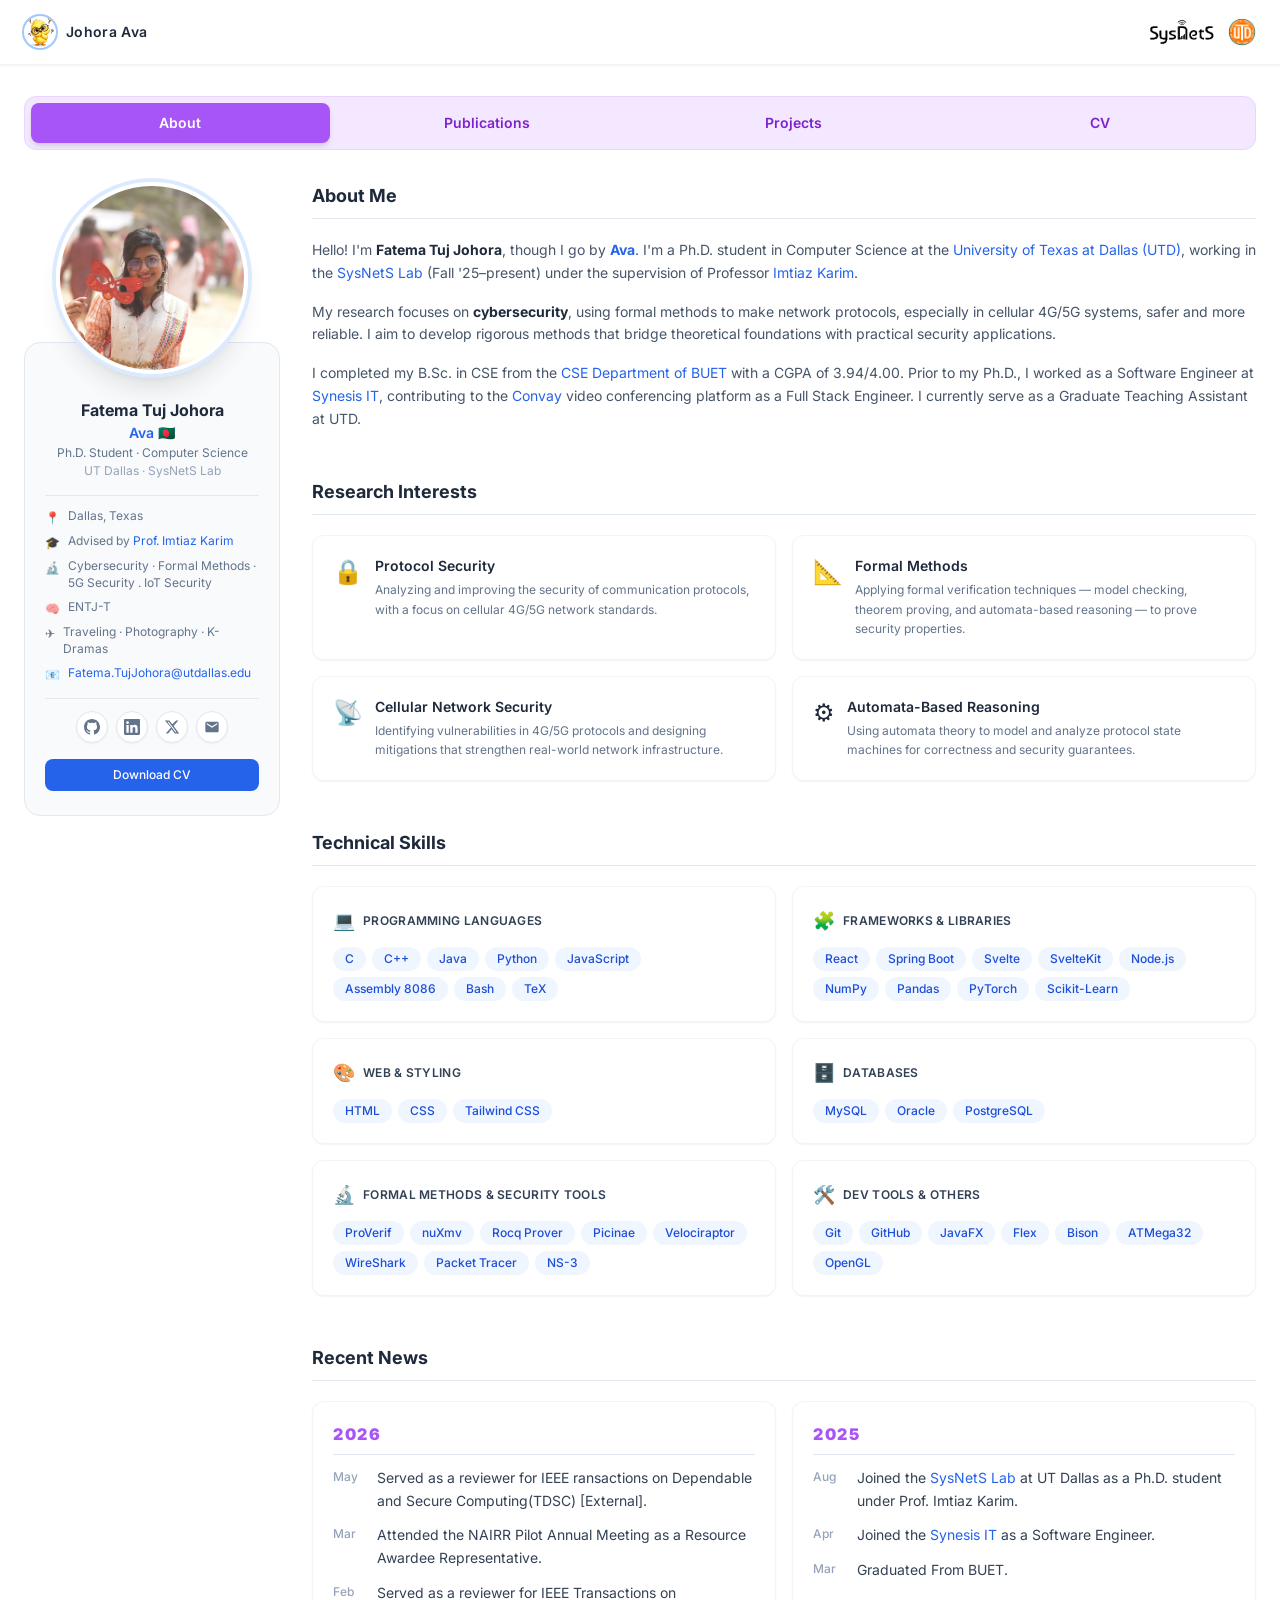
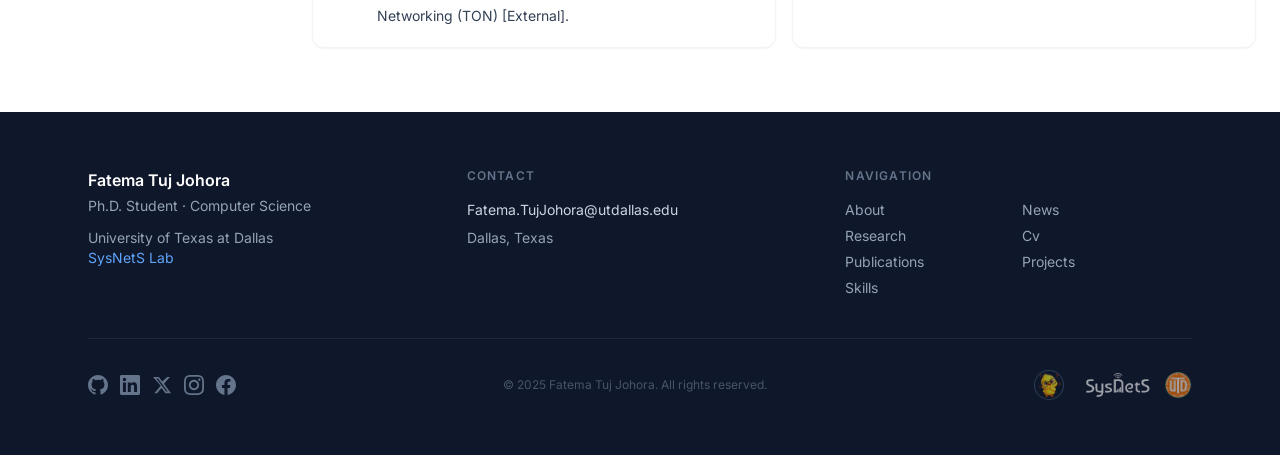
<file: index.html>
<!DOCTYPE html>
<html lang="en">
  <head>
    <meta charset="UTF-8" />
    <link rel="icon" type="image/jpeg" href="/img/JA_logo.jpg" />
    <meta name="viewport" content="width=device-width, initial-scale=1.0" />
    <meta name="description" content="Fatema Tuj Johora (Ava) — Ph.D. Student in Computer Science at UT Dallas, researching cybersecurity and formal methods for 4G/5G protocol security." />
    <meta name="keywords" content="Fatema Tuj Johora, Ava, PhD, Computer Science, UTD, Cybersecurity, Formal Methods, 5G Security" />
    <title>Fatema Tuj Johora | PhD Student, UTD</title>
    <meta property="og:type" content="website" />
    <meta property="og:title" content="Fatema Tuj Johora | PhD Student, UTD" />
    <meta property="og:description" content="Fatema Tuj Johora (Ava) — Ph.D. Student in Computer Science at UT Dallas, researching cybersecurity and formal methods for 4G/5G protocol security." />
    <meta property="og:image" content="/img/welcome3.jpg" />
    <meta name="twitter:card" content="summary_large_image" />
    <meta name="twitter:image" content="/img/welcome3.jpg" />
    <link rel="preconnect" href="https://fonts.googleapis.com" />
    <link rel="preconnect" href="https://fonts.gstatic.com" crossorigin />
    <link href="https://fonts.googleapis.com/css2?family=Inter:wght@300;400;500;600;700;800&display=swap" rel="stylesheet" />
    <script type="module" crossorigin src="/assets/index-BdrAuU-n.js"></script>
    <link rel="stylesheet" crossorigin href="/assets/index-DYVtIeiz.css">
  </head>
  <body>
    <div id="root"></div>
  </body>
</html>
</file>
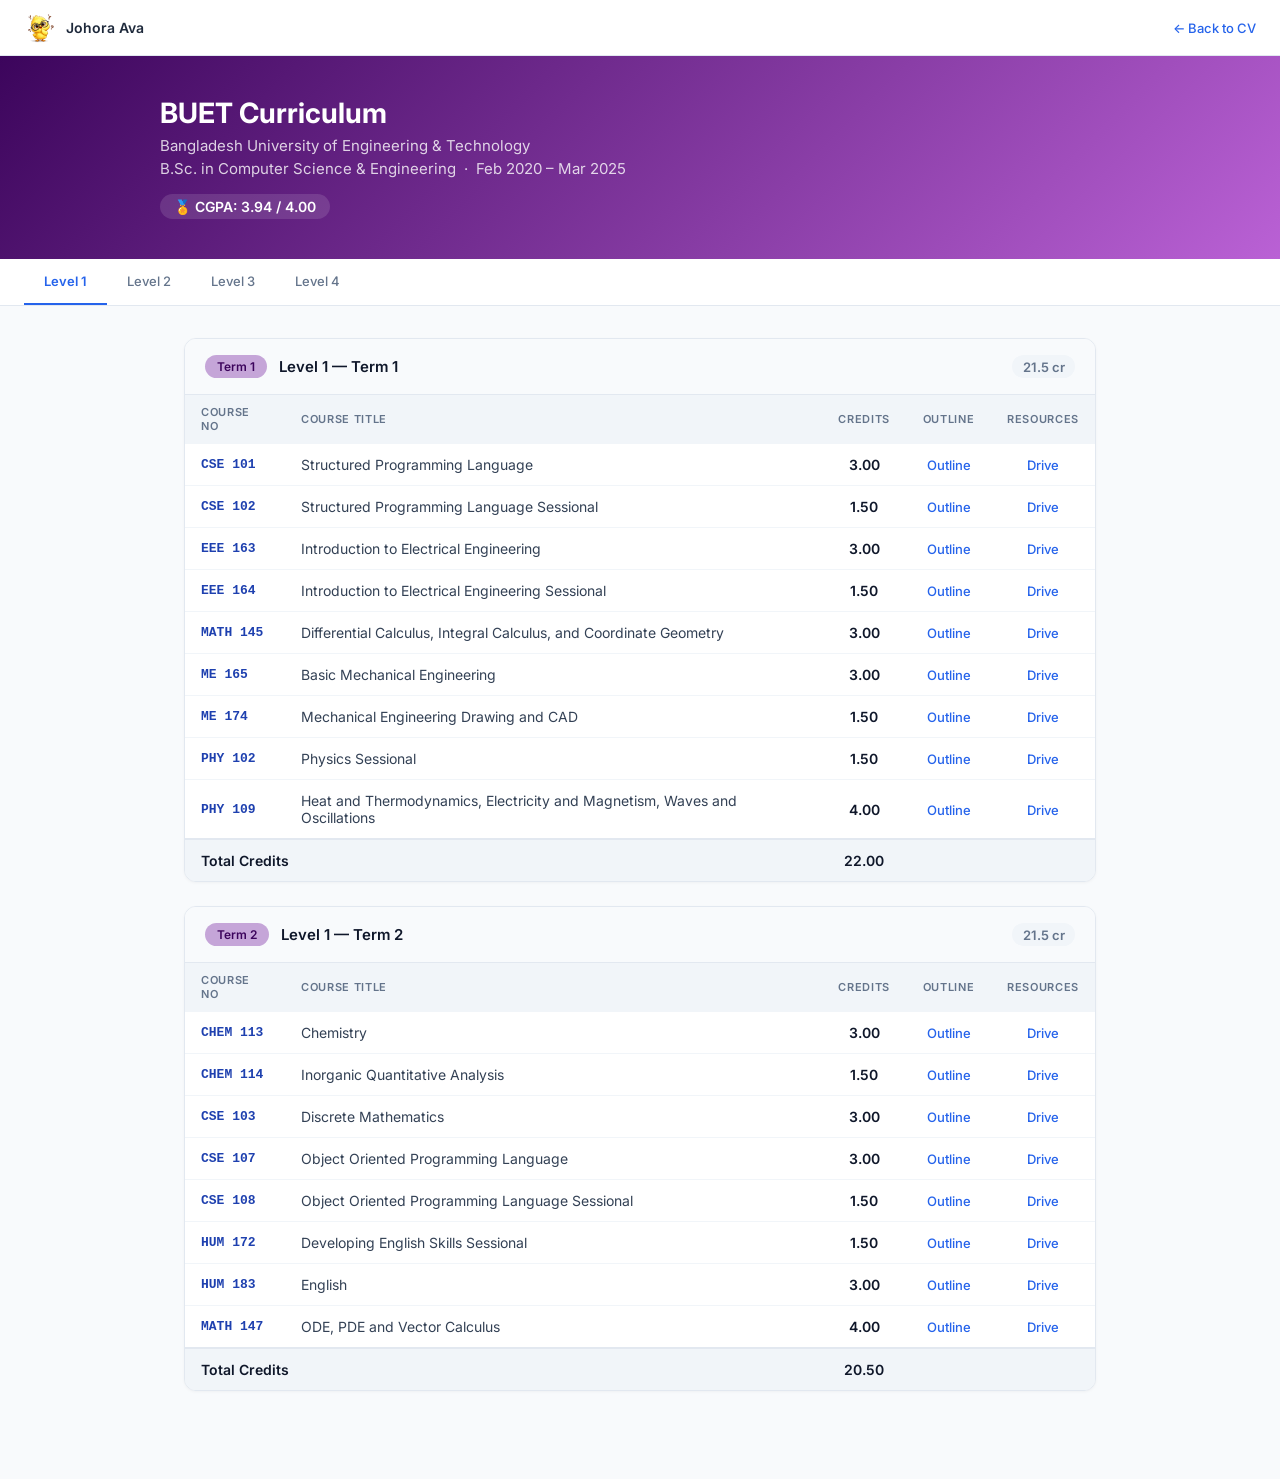
<file: BUET-Curriculum.html>
<!DOCTYPE html>
<html lang="en">
<head>
  <meta charset="UTF-8" />
  <meta name="viewport" content="width=device-width, initial-scale=1.0" />
  <title>BUET Curriculum — Fatema Tuj Johora</title>
  <link rel="icon" href="/img/chick-logo.png" />
  <link rel="preconnect" href="https://fonts.googleapis.com" />
  <link href="https://fonts.googleapis.com/css2?family=Inter:wght@300;400;500;600;700&display=swap" rel="stylesheet" />
  <style>
    *, *::before, *::after { box-sizing: border-box; margin: 0; padding: 0; }
    body { font-family: 'Inter', system-ui, sans-serif; background: #f8fafc; color: #1e293b; min-height: 100vh; }

    .topbar {
      background: #fff; border-bottom: 1px solid #e2e8f0;
      padding: 0 1.5rem; height: 56px;
      display: flex; align-items: center; justify-content: space-between;
      position: sticky; top: 0; z-index: 10;
    }
    .topbar-brand { display: flex; align-items: center; gap: 0.625rem; text-decoration: none; }
    .topbar-brand img { width: 32px; height: 32px; border-radius: 50%; object-fit: cover; }
    .topbar-brand span { font-weight: 600; font-size: 0.875rem; color: #1e293b; }
    .back-link { display: inline-flex; align-items: center; gap: 0.375rem; font-size: 0.8125rem; font-weight: 500; color: #2563eb; text-decoration: none; }
    .back-link:hover { text-decoration: underline; }

    .page-header { background: linear-gradient(135deg, #0f172a 0%, #3c055c 0%, #ba61d5 100%); color: #fff; padding: 2.5rem 1.5rem; }
    .page-header-inner { max-width: 960px; margin: 0 auto; }
    .page-header h1 { font-size: 1.75rem; font-weight: 700; margin-bottom: 0.375rem; }
    .page-header p { font-size: 0.9375rem; opacity: 0.8; margin-bottom: 0.25rem; }
    .page-header .cgpa { display: inline-flex; align-items: center; gap: 0.5rem; margin-top: 0.75rem; background: rgba(255,255,255,0.12); border-radius: 999px; padding: 0.25rem 0.875rem; font-size: 0.875rem; font-weight: 600; }

    /* Level tabs */
    .level-nav { background: #fff; border-bottom: 1px solid #e2e8f0; padding: 0 1.5rem; overflow-x: auto; display: flex; gap: 0; }
    .level-tab { padding: 0.875rem 1.25rem; font-size: 0.8125rem; font-weight: 500; color: #64748b; cursor: pointer; border-bottom: 2px solid transparent; white-space: nowrap; background: none; border-left: none; border-right: none; border-top: none; font-family: inherit; transition: color 0.15s, border-color 0.15s; }
    .level-tab:hover { color: #2563eb; }
    .level-tab.active { color: #2563eb; border-bottom-color: #2563eb; font-weight: 600; }

    .content { max-width: 960px; margin: 0 auto; padding: 2rem 1.5rem 4rem; }

    /* Level panels */
    .level-panel { display: none; }
    .level-panel.active { display: block; }

    /* Term card */
    .term {
      background: #fff; border-radius: 12px; border: 1px solid #e2e8f0;
      overflow: hidden; margin-bottom: 1.5rem;
      box-shadow: 0 1px 3px rgba(0,0,0,.04);
    }
    .term-header {
      padding: 1rem 1.25rem; border-bottom: 1px solid #e2e8f0;
      display: flex; align-items: center; justify-content: space-between;
      background: #f8fafc;
    }
    .term-header-left { display: flex; align-items: center; gap: 0.75rem; }
    .term-badge { font-size: 0.75rem; font-weight: 600; padding: 0.25rem 0.75rem; border-radius: 999px; }
    .badge-l1 { background: #c5a5d8; color: #3c045c; }
    .badge-l2 { background: #d4bae2; color: #3c045c; }
    .badge-l3 { background: #e1cfec; color: #3c045c; }
    .badge-l4 { background: #e6d7f0; color: #3c045c; }
    .term-header h2 { font-size: 0.9375rem; font-weight: 600; color: #0f172a; }
    .term-credits { font-size: 0.8125rem; font-weight: 600; color: #64748b; background: #f1f5f9; border-radius: 999px; padding: 0.2rem 0.65rem; }

    table { width: 100%; border-collapse: collapse; }
    thead th { background: #f1f5f9; font-size: 0.6875rem; font-weight: 600; text-transform: uppercase; letter-spacing: 0.06em; color: #64748b; padding: 0.625rem 1rem; text-align: left; }
    thead th.center { text-align: center; }
    tbody tr { border-top: 1px solid #f1f5f9; transition: background 0.15s; }
    tbody tr:hover { background: #f8fafc; }
    tbody td { padding: 0.75rem 1rem; font-size: 0.875rem; color: #334155; vertical-align: middle; }
    .course-code { font-family: 'Courier New', monospace; font-size: 0.8125rem; font-weight: 600; color: #1e40af; white-space: nowrap; }
    .course-link { color: #1e293b; text-decoration: none; font-weight: 500; }
    .course-link:hover { color: #2563eb; text-decoration: underline; }
    .center { text-align: center; }
    .credit { text-align: center; font-weight: 600; color: #0f172a; }
    .resource-link { display: inline-flex; align-items: center; gap: 0.25rem; font-size: 0.8125rem; color: #2563eb; text-decoration: none; font-weight: 500; }
    .resource-link:hover { text-decoration: underline; }
    .total-row td { padding: 0.75rem 1rem; font-size: 0.875rem; background: #f1f5f9; font-weight: 600; color: #0f172a; border-top: 2px solid #e2e8f0; }
    .total-row td.center { text-align: center; }

    @media (max-width: 640px) {
      .col-outline, .col-resource { display: none; }
    }
  </style>
</head>
<body>

  <header class="topbar">
    <a href="/" class="topbar-brand">
      <img src="/img/chick-logo.png" alt="JA" />
      <span>Johora Ava</span>
    </a>
    <a href="/#cv" class="back-link">← Back to CV</a>
  </header>

  <div class="page-header">
    <div class="page-header-inner">
      <h1>BUET Curriculum</h1>
      <p>Bangladesh University of Engineering &amp; Technology</p>
      <p>B.Sc. in Computer Science &amp; Engineering &nbsp;·&nbsp; Feb 2020 – Mar 2025</p>
      <div class="cgpa">🏅 CGPA: 3.94 / 4.00</div>
    </div>
  </div>

  <!-- Level navigation tabs -->
  <nav class="level-nav">
    <button class="level-tab active" onclick="showLevel('l1', this)">Level 1</button>
    <button class="level-tab" onclick="showLevel('l2', this)">Level 2</button>
    <button class="level-tab" onclick="showLevel('l3', this)">Level 3</button>
    <button class="level-tab" onclick="showLevel('l4', this)">Level 4</button>
  </nav>

  <main class="content">

    <!-- ════════════ LEVEL 1 ════════════ -->
    <div id="l1" class="level-panel active">

      <!-- 1-1 -->
      <div class="term">
        <div class="term-header">
          <div class="term-header-left">
            <span class="term-badge badge-l1">Term 1</span>
            <h2>Level 1 — Term 1</h2>
          </div>
          <span class="term-credits">21.5 cr</span>
        </div>
        <table>
          <thead><tr><th style="width:100px">Course No</th><th>Course Title</th><th class="center" style="width:75px">Credits</th><th class="center col-outline" style="width:85px">Outline</th><th class="center col-resource" style="width:85px">Resources</th></tr></thead>
          <tbody>
            <tr><td class="course-code">CSE 101</td><td>Structured Programming Language</td><td class="credit">3.00</td><td class="center col-outline"><a class="resource-link" href="https://cse.buet.ac.bd/web/studies/course_detail/CSE101" target="_blank" rel="noreferrer">Outline</a></td><td class="center col-resource"><a class="resource-link" href="https://drive.google.com/drive/folders/1a6MscBuO0PS2zKlpvGDqyN98_7QmhXOb?usp=drive_link" target="_blank" rel="noreferrer">Drive</a></td></tr>
            <tr><td class="course-code">CSE 102</td><td>Structured Programming Language Sessional</td><td class="credit">1.50</td><td class="center col-outline"><a class="resource-link" href="https://cse.buet.ac.bd/web/studies/course_detail/CSE102" target="_blank" rel="noreferrer">Outline</a></td><td class="center col-resource"><a class="resource-link" href="https://drive.google.com/drive/folders/15Q222wm_8E2a49Y384JmM2Akqm4ZM457?usp=drive_link" target="_blank" rel="noreferrer">Drive</a></td></tr>
            <tr><td class="course-code">EEE 163</td><td>Introduction to Electrical Engineering</td><td class="credit">3.00</td><td class="center col-outline"><a class="resource-link" href="https://cse.buet.ac.bd/web/studies/course_detail/EEE163" target="_blank" rel="noreferrer">Outline</a></td><td class="center col-resource"><a class="resource-link" href="https://drive.google.com/drive/folders/1G8rU9VUM3XzWRoGTUtGjUnsmBqjsmAT1?usp=drive_link" target="_blank" rel="noreferrer">Drive</a></td></tr>
            <tr><td class="course-code">EEE 164</td><td>Introduction to Electrical Engineering Sessional</td><td class="credit">1.50</td><td class="center col-outline"><a class="resource-link" href="https://cse.buet.ac.bd/web/studies/course_detail/EEE164" target="_blank" rel="noreferrer">Outline</a></td><td class="center col-resource"><a class="resource-link" href="https://drive.google.com/drive/folders/1-HoKdUo3tRpGYknNnoRtTHd08tKbDv-z?usp=drive_link" target="_blank" rel="noreferrer">Drive</a></td></tr>
            <tr><td class="course-code">MATH 145</td><td>Differential Calculus, Integral Calculus, and Coordinate Geometry</td><td class="credit">3.00</td><td class="center col-outline"><a class="resource-link" href="https://cse.buet.ac.bd/web/studies/course_detail/MATH145" target="_blank" rel="noreferrer">Outline</a></td><td class="center col-resource"><a class="resource-link" href="https://drive.google.com/drive/folders/13PMow5yx5N7dW6k6M-XWikHmvzhVn1gZ?usp=drive_link" target="_blank" rel="noreferrer">Drive</a></td></tr>
            <tr><td class="course-code">ME 165</td><td>Basic Mechanical Engineering</td><td class="credit">3.00</td><td class="center col-outline"><a class="resource-link" href="https://cse.buet.ac.bd/web/studies/course_detail/ME165" target="_blank" rel="noreferrer">Outline</a></td><td class="center col-resource"><a class="resource-link" href="https://drive.google.com/drive/folders/103V_tHK5nghKIexJb65BZd1PBMpaBE2I?usp=drive_link" target="_blank" rel="noreferrer">Drive</a></td></tr>
            <tr><td class="course-code">ME 174</td><td>Mechanical Engineering Drawing and CAD</td><td class="credit">1.50</td><td class="center col-outline"><a class="resource-link" href="https://cse.buet.ac.bd/web/studies/course_detail/MATH174" target="_blank" rel="noreferrer">Outline</a></td><td class="center col-resource"><a class="resource-link" href="https://drive.google.com/drive/folders/1PZbBYk45kQlSj7EH-BDlAu50lF8k_suZ?usp=drive_link" target="_blank" rel="noreferrer">Drive</a></td></tr>
            <tr><td class="course-code">PHY 102</td><td>Physics Sessional</td><td class="credit">1.50</td><td class="center col-outline"><a class="resource-link" href="https://cse.buet.ac.bd/web/studies/course_detail/PHY102" target="_blank" rel="noreferrer">Outline</a></td><td class="center col-resource"><a class="resource-link" href="https://drive.google.com/drive/folders/13BrSzMSfuHT-LfzjUX60VkbFS8obLi70?usp=drive_link" target="_blank" rel="noreferrer">Drive</a></td></tr>
            <tr><td class="course-code">PHY 109</td><td>Heat and Thermodynamics, Electricity and Magnetism, Waves and Oscillations</td><td class="credit">4.00</td><td class="center col-outline"><a class="resource-link" href="https://cse.buet.ac.bd/web/studies/course_detail/PHY109" target="_blank" rel="noreferrer">Outline</a></td><td class="center col-resource"><a class="resource-link" href="https://drive.google.com/drive/folders/1W41RYe_nNAE_WhxbVkZwQY-yCn9IT9c9?usp=drive_link" target="_blank" rel="noreferrer">Drive</a></td></tr>
            <tr class="total-row"><td colspan="2">Total Credits</td><td class="center">22.00</td><td class="col-outline"></td><td class="col-resource"></td></tr>
          </tbody>
        </table>
      </div>

      <!-- 1-2 -->
      <div class="term">
        <div class="term-header">
          <div class="term-header-left">
            <span class="term-badge badge-l1">Term 2</span>
            <h2>Level 1 — Term 2</h2>
          </div>
          <span class="term-credits">21.5 cr</span>
        </div>
        <table>
          <thead><tr><th style="width:100px">Course No</th><th>Course Title</th><th class="center" style="width:75px">Credits</th><th class="center col-outline" style="width:85px">Outline</th><th class="center col-resource" style="width:85px">Resources</th></tr></thead>
          <tbody>
            <tr><td class="course-code">CHEM 113</td><td>Chemistry</td><td class="credit">3.00</td><td class="center col-outline"><a class="resource-link" href="https://cse.buet.ac.bd/web/studies/course_detail/CHEM113" target="_blank" rel="noreferrer">Outline</a></td><td class="center col-resource"><a class="resource-link" href="https://drive.google.com/drive/folders/1DzYM8Z63Lywg-stRmDfNMpLESAg-MZ1d?usp=drive_link" target="_blank" rel="noreferrer">Drive</a></td></tr>
            <tr><td class="course-code">CHEM 114</td><td>Inorganic Quantitative Analysis</td><td class="credit">1.50</td><td class="center col-outline"><a class="resource-link" href="https://cse.buet.ac.bd/web/studies/course_detail/CHEM114" target="_blank" rel="noreferrer">Outline</a></td><td class="center col-resource"><a class="resource-link" href="https://drive.google.com/drive/folders/18zoxJbCktoIh5mnRYjyPPz43ag8C7nr7?usp=drive_link" target="_blank" rel="noreferrer">Drive</a></td></tr>
            <tr><td class="course-code">CSE 103</td><td>Discrete Mathematics</td><td class="credit">3.00</td><td class="center col-outline"><a class="resource-link" href="https://cse.buet.ac.bd/web/studies/course_detail/CSE103" target="_blank" rel="noreferrer">Outline</a></td><td class="center col-resource"><a class="resource-link" href="https://drive.google.com/drive/folders/13UGj3Jt0jh_IYLnSV5qFY-M3WP0WrvkC?usp=drive_link" target="_blank" rel="noreferrer">Drive</a></td></tr>
            <tr><td class="course-code">CSE 107</td><td>Object Oriented Programming Language</td><td class="credit">3.00</td><td class="center col-outline"><a class="resource-link" href="https://cse.buet.ac.bd/web/studies/course_detail/CSE107" target="_blank" rel="noreferrer">Outline</a></td><td class="center col-resource"><a class="resource-link" href="https://drive.google.com/drive/folders/1n-HRFyjPQaTsGh40CvOfio9Ev_5lOPON?usp=drive_link" target="_blank" rel="noreferrer">Drive</a></td></tr>
            <tr><td class="course-code">CSE 108</td><td>Object Oriented Programming Language Sessional</td><td class="credit">1.50</td><td class="center col-outline"><a class="resource-link" href="https://cse.buet.ac.bd/web/studies/course_detail/CSE108" target="_blank" rel="noreferrer">Outline</a></td><td class="center col-resource"><a class="resource-link" href="https://drive.google.com/drive/folders/1JQOWEmMa_1TU5WP5HJJfQeCiCRcwjsym?usp=drive_link" target="_blank" rel="noreferrer">Drive</a></td></tr>
            <tr><td class="course-code">HUM 172</td><td>Developing English Skills Sessional</td><td class="credit">1.50</td><td class="center col-outline"><a class="resource-link" href="https://cse.buet.ac.bd/web/studies/course_detail/HUM172" target="_blank" rel="noreferrer">Outline</a></td><td class="center col-resource"><a class="resource-link" href="https://drive.google.com/drive/folders/1s3jQU8m-oj6ii7u6H5G2KATEXdPH3lfA?usp=drive_link" target="_blank" rel="noreferrer">Drive</a></td></tr>
            <tr><td class="course-code">HUM 183</td><td>English</td><td class="credit">3.00</td><td class="center col-outline"><a class="resource-link" href="https://cse.buet.ac.bd/web/studies/course_detail/HUM183" target="_blank" rel="noreferrer">Outline</a></td><td class="center col-resource"><a class="resource-link" href="https://drive.google.com/drive/folders/1p0jj0aWKDG-TNSNoZzSsUYX0CwyW4Jy-?usp=drive_link" target="_blank" rel="noreferrer">Drive</a></td></tr>
            <tr><td class="course-code">MATH 147</td><td>ODE, PDE and Vector Calculus</td><td class="credit">4.00</td><td class="center col-outline"><a class="resource-link" href="https://cse.buet.ac.bd/web/studies/course_detail/MATH147" target="_blank" rel="noreferrer">Outline</a></td><td class="center col-resource"><a class="resource-link" href="https://drive.google.com/drive/folders/1oeNfnW9FE1o4u9JRCWsSfMJyiBq8AfR8?usp=drive_link" target="_blank" rel="noreferrer">Drive</a></td></tr>
            <tr class="total-row"><td colspan="2">Total Credits</td><td class="center">20.50</td><td class="col-outline"></td><td class="col-resource"></td></tr>
          </tbody>
        </table>
      </div>

    </div><!-- /l1 -->

    <!-- ════════════ LEVEL 2 ════════════ -->
    <div id="l2" class="level-panel">

      <!-- 2-1 -->
      <div class="term">
        <div class="term-header">
          <div class="term-header-left">
            <span class="term-badge badge-l2">Term 1</span>
            <h2>Level 2 — Term 1</h2>
          </div>
          <span class="term-credits">19.5 cr</span>
        </div>
        <table>
          <thead><tr><th style="width:100px">Course No</th><th>Course Title</th><th class="center" style="width:75px">Credits</th><th class="center col-outline" style="width:85px">Outline</th><th class="center col-resource" style="width:85px">Resources</th></tr></thead>
          <tbody>
            <tr><td class="course-code">CSE 203</td><td>Data Structures and Algorithms I</td><td class="credit">3.00</td><td class="center col-outline"><a class="resource-link" href="https://cse.buet.ac.bd/web/studies/course_detail/CSE203" target="_blank" rel="noreferrer">Outline</a></td><td class="center col-resource"><a class="resource-link" href="https://drive.google.com/drive/folders/1Nm5BAFjpcTbS3svTrUMkHamtaN3zGx4J?usp=drive_link" target="_blank" rel="noreferrer">Drive</a></td></tr>
            <tr><td class="course-code">CSE 204</td><td>Data Structures and Algorithms I Sessional</td><td class="credit">1.50</td><td class="center col-outline"><a class="resource-link" href="https://cse.buet.ac.bd/web/studies/course_detail/CSE204" target="_blank" rel="noreferrer">Outline</a></td><td class="center col-resource"><a class="resource-link" href="https://drive.google.com/drive/folders/1QahsmyjJSXm7s1SzEO7JrypYavVeVPiW?usp=drive_link" target="_blank" rel="noreferrer">Drive</a></td></tr>
            <tr><td class="course-code">CSE 205</td><td>Digital Logic Design</td><td class="credit">3.00</td><td class="center col-outline"><a class="resource-link" href="https://cse.buet.ac.bd/web/studies/course_detail/CSE205" target="_blank" rel="noreferrer">Outline</a></td><td class="center col-resource"><a class="resource-link" href="https://drive.google.com/drive/folders/1WHxucTkewauh9trx7pPzUC1asvhF4EAe?usp=drive_link" target="_blank" rel="noreferrer">Drive</a></td></tr>
            <tr><td class="course-code">CSE 206</td><td>Digital Logic Design Sessional</td><td class="credit">1.50</td><td class="center col-outline"><a class="resource-link" href="https://cse.buet.ac.bd/web/studies/course_detail/CSE206" target="_blank" rel="noreferrer">Outline</a></td><td class="center col-resource"><a class="resource-link" href="https://drive.google.com/drive/folders/1upVeUvtbMO0AfYNR4EuN6b6tsw4m95o4?usp=drive_link" target="_blank" rel="noreferrer">Drive</a></td></tr>
            <tr><td class="course-code">CSE 218</td><td>Numerical Methods</td><td class="credit">2.00</td><td class="center col-outline"><a class="resource-link" href="https://cse.buet.ac.bd/web/studies/course_detail/CSE218" target="_blank" rel="noreferrer">Outline</a></td><td class="center col-resource"><a class="resource-link" href="https://drive.google.com/drive/folders/1ZC5v7SKukiG1_ejjsrVilLA0w8UXXjfW?usp=drive_link" target="_blank" rel="noreferrer">Drive</a></td></tr>
            <tr><td class="course-code">EEE 263</td><td>Electronic Circuits</td><td class="credit">4.00</td><td class="center col-outline"><a class="resource-link" href="https://cse.buet.ac.bd/web/studies/course_detail/EEE263" target="_blank" rel="noreferrer">Outline</a></td><td class="center col-resource"><a class="resource-link" href="https://drive.google.com/drive/folders/1TbVqG-8UCWcb9vMb9cHK1YpaJdC3Pfj0?usp=drive_link" target="_blank" rel="noreferrer">Drive</a></td></tr>
            <tr><td class="course-code">EEE 264</td><td>Electronic Circuits Sessional</td><td class="credit">1.50</td><td class="center col-outline"><a class="resource-link" href="https://cse.buet.ac.bd/web/studies/course_detail/EEE264" target="_blank" rel="noreferrer">Outline</a></td><td class="center col-resource"><a class="resource-link" href="https://drive.google.com/drive/folders/1q8HyH6sG-iiNqFzfVqFnFUGRNYn_Xdrl?usp=drive_link" target="_blank" rel="noreferrer">Drive</a></td></tr>
            <tr><td class="course-code">MATH 245</td><td>Complex Variable and Statistics</td><td class="credit">3.00</td><td class="center col-outline"><a class="resource-link" href="https://cse.buet.ac.bd/web/studies/course_detail/MATH245" target="_blank" rel="noreferrer">Outline</a></td><td class="center col-resource"><a class="resource-link" href="https://drive.google.com/drive/folders/13ooxdd76562PvBO3k1Mzzu6gjmqzrdm3?usp=drive_link" target="_blank" rel="noreferrer">Drive</a></td></tr>
            <tr class="total-row"><td colspan="2">Total Credits</td><td class="center">19.50</td><td class="col-outline"></td><td class="col-resource"></td></tr>
          </tbody>
        </table>
      </div>

      <!-- 2-2 -->
      <div class="term">
        <div class="term-header">
          <div class="term-header-left">
            <span class="term-badge badge-l2">Term 2</span>
            <h2>Level 2 — Term 2</h2>
          </div>
          <span class="term-credits">19.0 cr</span>
        </div>
        <table>
          <thead><tr><th style="width:100px">Course No</th><th>Course Title</th><th class="center" style="width:75px">Credits</th><th class="center col-outline" style="width:85px">Outline</th><th class="center col-resource" style="width:85px">Resources</th></tr></thead>
          <tbody>
            <tr><td class="course-code">CSE 207</td><td>Data Structures and Algorithms II</td><td class="credit">3.00</td><td class="center col-outline"><a class="resource-link" href="https://cse.buet.ac.bd/web/studies/course_detail/CSE207" target="_blank" rel="noreferrer">Outline</a></td><td class="center col-resource"><a class="resource-link" href="https://drive.google.com/drive/folders/1LivgZRkQSLFexN74Nm5zfI7jHVRU-mP1?usp=drive_link" target="_blank" rel="noreferrer">Drive</a></td></tr>
            <tr><td class="course-code">CSE 208</td><td>Data Structures and Algorithms II Sessional</td><td class="credit">1.50</td><td class="center col-outline"><a class="resource-link" href="https://cse.buet.ac.bd/web/studies/course_detail/CSE208" target="_blank" rel="noreferrer">Outline</a></td><td class="center col-resource"><a class="resource-link" href="https://drive.google.com/drive/folders/1gfY5DJukGl8COsD4tUrr21rvsg65on6l?usp=drive_link" target="_blank" rel="noreferrer">Drive</a></td></tr>
            <tr><td class="course-code">CSE 211</td><td>Theory of Computation</td><td class="credit">3.00</td><td class="center col-outline"><a class="resource-link" href="https://cse.buet.ac.bd/web/studies/course_detail/CSE211" target="_blank" rel="noreferrer">Outline</a></td><td class="center col-resource"><a class="resource-link" href="https://drive.google.com/drive/folders/1B4Dma2KFAZ2Zfed_TLvEpEmWZtCzB1hG?usp=drive_link" target="_blank" rel="noreferrer">Drive</a></td></tr>
            <tr><td class="course-code">CSE 215</td><td>Database</td><td class="credit">3.00</td><td class="center col-outline"><a class="resource-link" href="https://cse.buet.ac.bd/web/studies/course_detail/CSE215" target="_blank" rel="noreferrer">Outline</a></td><td class="center col-resource"><a class="resource-link" href="https://drive.google.com/drive/folders/1fFplGvnGMvlc8rGxfkPduwhkp_nz9GRE?usp=drive_link" target="_blank" rel="noreferrer">Drive</a></td></tr>
            <tr><td class="course-code">CSE 216</td><td>Database Sessional</td><td class="credit">1.50</td><td class="center col-outline"><a class="resource-link" href="https://cse.buet.ac.bd/web/studies/course_detail/CSE216" target="_blank" rel="noreferrer">Outline</a></td><td class="center col-resource"><a class="resource-link" href="https://drive.google.com/drive/folders/1QVCNolk9PA4Z-t1YG725Ou1Um9y5YKQN?usp=drive_link" target="_blank" rel="noreferrer">Drive</a></td></tr>
            <tr><td class="course-code">EEE 269</td><td>Electrical Drives and Instrumentation</td><td class="credit">3.00</td><td class="center col-outline"><a class="resource-link" href="https://cse.buet.ac.bd/web/studies/course_detail/EEE269" target="_blank" rel="noreferrer">Outline</a></td><td class="center col-resource"><a class="resource-link" href="https://drive.google.com/drive/folders/1zBqM6Ipw6pWaJ-Ih0q-eFvuWvYIR8qMu?usp=drive_link" target="_blank" rel="noreferrer">Drive</a></td></tr>
            <tr><td class="course-code">EEE 270</td><td>Electrical Drives and Instrumentation Sessional</td><td class="credit">1.50</td><td class="center col-outline"><a class="resource-link" href="https://cse.buet.ac.bd/web/studies/course_detail/EEE270" target="_blank" rel="noreferrer">Outline</a></td><td class="center col-resource"><a class="resource-link" href="https://drive.google.com/drive/folders/1J-gfoeYtJ8SHCXDdLG7ou_CTwsiANiUI?usp=drive_link" target="_blank" rel="noreferrer">Drive</a></td></tr>
            <tr><td class="course-code">MATH 247</td><td>Linear Algebra, Laplace Transformation and Fourier Analysis</td><td class="credit">4.00</td><td class="center col-outline"><a class="resource-link" href="https://cse.buet.ac.bd/web/studies/course_detail/MATH247" target="_blank" rel="noreferrer">Outline</a></td><td class="center col-resource"><a class="resource-link" href="https://drive.google.com/drive/folders/1Ilxe4MTMeJIz8J2t-TMkZS2RIJCTNBHN?usp=drive_link" target="_blank" rel="noreferrer">Drive</a></td></tr>
            <tr class="total-row"><td colspan="2">Total Credits</td><td class="center">20.50</td><td class="col-outline"></td><td class="col-resource"></td></tr>
          </tbody>
        </table>
      </div>

    </div><!-- /l2 -->

    <!-- ════════════ LEVEL 3 ════════════ -->
    <div id="l3" class="level-panel">

      <!-- 3-1 -->
      <div class="term">
        <div class="term-header">
          <div class="term-header-left">
            <span class="term-badge badge-l3">Term 1</span>
            <h2>Level 3 — Term 1</h2>
          </div>
          <span class="term-credits">20.25 cr</span>
        </div>
        <table>
          <thead><tr><th style="width:100px">Course No</th><th>Course Title</th><th class="center" style="width:75px">Credits</th><th class="center col-outline" style="width:85px">Outline</th><th class="center col-resource" style="width:85px">Resources</th></tr></thead>
          <tbody>
            <tr><td class="course-code">CSE 300</td><td>Technical Writing and Presentation</td><td class="credit">0.75</td><td class="center col-outline"><a class="resource-link" href="https://cse.buet.ac.bd/web/studies/course_detail/CSE300" target="_blank" rel="noreferrer">Outline</a></td><td class="center col-resource"><a class="resource-link" href="https://drive.google.com/drive/folders/10WQ5cBSkghJbBTCniBOrA2TaIH9Wotbl?usp=drive_link" target="_blank" rel="noreferrer">Drive</a></td></tr>
            <tr><td class="course-code">CSE 305</td><td>Computer Architecture</td><td class="credit">3.00</td><td class="center col-outline"><a class="resource-link" href="https://cse.buet.ac.bd/web/studies/course_detail/CSE305" target="_blank" rel="noreferrer">Outline</a></td><td class="center col-resource"><a class="resource-link" href="https://drive.google.com/drive/folders/1CWHJ7B_Z2EvB8OnbUbyUklY0gdvqEYqC?usp=drive_link" target="_blank" rel="noreferrer">Drive</a></td></tr>
            <tr><td class="course-code">CSE 306</td><td>Computer Architecture Sessional</td><td class="credit">0.75</td><td class="center col-outline"><a class="resource-link" href="https://cse.buet.ac.bd/web/studies/course_detail/CSE306" target="_blank" rel="noreferrer">Outline</a></td><td class="center col-resource"><a class="resource-link" href="https://drive.google.com/drive/folders/1jEIU4zsdThM1pPx7eEw8tW4RjA0QbEmn?usp=drive_link" target="_blank" rel="noreferrer">Drive</a></td></tr>
            <tr><td class="course-code">CSE 307</td><td>Software Engineering</td><td class="credit">3.00</td><td class="center col-outline"><a class="resource-link" href="https://cse.buet.ac.bd/web/studies/course_detail/CSE307" target="_blank" rel="noreferrer">Outline</a></td><td class="center col-resource"><a class="resource-link" href="https://drive.google.com/drive/folders/1CWPAuDGgTfgN-44TOQkMorjaX_82SWMS?usp=drive_link" target="_blank" rel="noreferrer">Drive</a></td></tr>
            <tr><td class="course-code">CSE 308</td><td>Software Engineering Sessional</td><td class="credit">0.75</td><td class="center col-outline"><a class="resource-link" href="https://cse.buet.ac.bd/web/studies/course_detail/CSE308" target="_blank" rel="noreferrer">Outline</a></td><td class="center col-resource"><a class="resource-link" href="https://drive.google.com/drive/folders/1DoGdZTXbbFLfWVmAlmtrlWn8rkbTFtav?usp=drive_link" target="_blank" rel="noreferrer">Drive</a></td></tr>
            <tr><td class="course-code">CSE 309</td><td>Compiler</td><td class="credit">3.00</td><td class="center col-outline"><a class="resource-link" href="https://cse.buet.ac.bd/web/studies/course_detail/CSE309" target="_blank" rel="noreferrer">Outline</a></td><td class="center col-resource"><a class="resource-link" href="https://drive.google.com/drive/folders/1-qvAbXsqG4PTrZtGrAEyK-CQG_Xd_9aF?usp=drive_link" target="_blank" rel="noreferrer">Drive</a></td></tr>
            <tr><td class="course-code">CSE 310</td><td>Compiler Sessional</td><td class="credit">0.75</td><td class="center col-outline"><a class="resource-link" href="https://cse.buet.ac.bd/web/studies/course_detail/CSE310" target="_blank" rel="noreferrer">Outline</a></td><td class="center col-resource"><a class="resource-link" href="https://drive.google.com/drive/folders/1CDrOEzJYGNZisKzmB7stfNJZgsFlT1Na?usp=drive_link" target="_blank" rel="noreferrer">Drive</a></td></tr>
            <tr><td class="course-code">CSE 311</td><td>Data Communication</td><td class="credit">3.00</td><td class="center col-outline"><a class="resource-link" href="https://cse.buet.ac.bd/web/studies/course_detail/CSE311" target="_blank" rel="noreferrer">Outline</a></td><td class="center col-resource"><a class="resource-link" href="https://drive.google.com/drive/folders/1WHEmveAuTLq2iexWem0zCh0do3yBlAzj?usp=drive_link" target="_blank" rel="noreferrer">Drive</a></td></tr>
            <tr><td class="course-code">CSE 315</td><td>Microprocessors, Microcontrollers, and Embedded Systems</td><td class="credit">3.00</td><td class="center col-outline"><a class="resource-link" href="https://cse.buet.ac.bd/web/studies/course_detail/CSE315" target="_blank" rel="noreferrer">Outline</a></td><td class="center col-resource"><a class="resource-link" href="https://drive.google.com/drive/folders/1gLHF-YDo2IlcPNRvAM1MYVe06DVtOPEg?usp=drive_link" target="_blank" rel="noreferrer">Drive</a></td></tr>
            <tr><td class="course-code">CSE 316</td><td>Microprocessors, Microcontrollers, and Embedded Systems Sessional</td><td class="credit">1.50</td><td class="center col-outline"><a class="resource-link" href="https://cse.buet.ac.bd/web/studies/course_detail/CSE316" target="_blank" rel="noreferrer">Outline</a></td><td class="center col-resource"><a class="resource-link" href="https://drive.google.com/drive/folders/134eayOs-0NfUSjXdK88xdhhzJEovpiqg?usp=drive_link" target="_blank" rel="noreferrer">Drive</a></td></tr>
            <tr class="total-row"><td colspan="2">Total Credits</td><td class="center">19.50</td><td class="col-outline"></td><td class="col-resource"></td></tr>
          </tbody>
        </table>
      </div>

      <!-- 3-2 -->
      <div class="term">
        <div class="term-header">
          <div class="term-header-left">
            <span class="term-badge badge-l3">Term 2</span>
            <h2>Level 3 — Term 2</h2>
          </div>
          <span class="term-credits">19.5 cr</span>
        </div>
        <table>
          <thead><tr><th style="width:100px">Course No</th><th>Course Title</th><th class="center" style="width:75px">Credits</th><th class="center col-outline" style="width:85px">Outline</th><th class="center col-resource" style="width:85px">Resources</th></tr></thead>
          <tbody>
            <tr><td class="course-code">CSE 301</td><td>Mathematical Analysis for Computer Science</td><td class="credit">3.00</td><td class="center col-outline"><a class="resource-link" href="https://cse.buet.ac.bd/web/studies/course_detail/CSE301" target="_blank" rel="noreferrer">Outline</a></td><td class="center col-resource"><a class="resource-link" href="https://drive.google.com/drive/folders/1zGo9jIGHRAUEsWBgHl_Lo3UumaEJfnNu?usp=drive_link" target="_blank" rel="noreferrer">Drive</a></td></tr>
            <tr><td class="course-code">CSE 313</td><td>Operating System</td><td class="credit">3.00</td><td class="center col-outline"><a class="resource-link" href="https://cse.buet.ac.bd/web/studies/course_detail/CSE313" target="_blank" rel="noreferrer">Outline</a></td><td class="center col-resource"><a class="resource-link" href="https://drive.google.com/drive/folders/1Dpuza7HdCoPkxHOtMB8_Q8w9qAuO5TEW?usp=drive_link" target="_blank" rel="noreferrer">Drive</a></td></tr>
            <tr><td class="course-code">CSE 314</td><td>Operating System Sessional</td><td class="credit">1.50</td><td class="center col-outline"><a class="resource-link" href="https://cse.buet.ac.bd/web/studies/course_detail/CSE314" target="_blank" rel="noreferrer">Outline</a></td><td class="center col-resource"><a class="resource-link" href="https://drive.google.com/drive/folders/1-uYfYgV6tN0P3eQm2Da10YObSf1II1op?usp=drive_link" target="_blank" rel="noreferrer">Drive</a></td></tr>
            <tr><td class="course-code">CSE 317</td><td>Artificial Intelligence</td><td class="credit">3.00</td><td class="center col-outline"><a class="resource-link" href="https://cse.buet.ac.bd/web/studies/course_detail/CSE317" target="_blank" rel="noreferrer">Outline</a></td><td class="center col-resource"><a class="resource-link" href="https://drive.google.com/drive/folders/1uJGWzvMMeXEMvzBj8dmi_ZaX2A0z-O-K?usp=drive_link" target="_blank" rel="noreferrer">Drive</a></td></tr>
            <tr><td class="course-code">CSE 318</td><td>Artificial Intelligence Sessional</td><td class="credit">0.75</td><td class="center col-outline"><a class="resource-link" href="https://cse.buet.ac.bd/web/studies/course_detail/CSE318" target="_blank" rel="noreferrer">Outline</a></td><td class="center col-resource"><a class="resource-link" href="https://drive.google.com/drive/folders/1xaMtEVuG8Gd8h2k7v2RDbCiqSw3DktoR?usp=drive_link" target="_blank" rel="noreferrer">Drive</a></td></tr>
            <tr><td class="course-code">CSE 321</td><td>Computer Networks</td><td class="credit">3.00</td><td class="center col-outline"><a class="resource-link" href="https://cse.buet.ac.bd/web/studies/course_detail/CSE321" target="_blank" rel="noreferrer">Outline</a></td><td class="center col-resource"><a class="resource-link" href="https://drive.google.com/drive/folders/1kYlkdCgB69aDbfNMKHKyFsF9qeeuDf_L?usp=drive_link" target="_blank" rel="noreferrer">Drive</a></td></tr>
            <tr><td class="course-code">CSE 322</td><td>Computer Networks Sessional</td><td class="credit">1.50</td><td class="center col-outline"><a class="resource-link" href="https://cse.buet.ac.bd/web/studies/course_detail/CSE322" target="_blank" rel="noreferrer">Outline</a></td><td class="center col-resource"><a class="resource-link" href="https://drive.google.com/drive/folders/1hT_D2aikTAijbepH0t9iS4vRCZVps5A-?usp=drive_link" target="_blank" rel="noreferrer">Drive</a></td></tr>
            <tr><td class="course-code">CSE 325</td><td>Information System Design</td><td class="credit">3.00</td><td class="center col-outline"><a class="resource-link" href="https://cse.buet.ac.bd/web/studies/course_detail/CSE325" target="_blank" rel="noreferrer">Outline</a></td><td class="center col-resource"><a class="resource-link" href="https://drive.google.com/drive/folders/1OtFzOfUCKDUQhKF-s0-knbJVnZHV4ZeL?usp=drive_link" target="_blank" rel="noreferrer">Drive</a></td></tr>
            <tr><td class="course-code">CSE 326</td><td>Information System Design Sessional</td><td class="credit">0.75</td><td class="center col-outline"><a class="resource-link" href="https://cse.buet.ac.bd/web/studies/course_detail/CSE326" target="_blank" rel="noreferrer">Outline</a></td><td class="center col-resource"><a class="resource-link" href="https://drive.google.com/drive/folders/1SxjHcFtVqLx6tjYfDfDPdJaXy1KAW7ag?usp=drive_link" target="_blank" rel="noreferrer">Drive</a></td></tr>
            <tr class="total-row"><td colspan="2">Total Credits</td><td class="center">19.50</td><td class="col-outline"></td><td class="col-resource"></td></tr>
          </tbody>
        </table>
      </div>

    </div><!-- /l3 -->

    <!-- ════════════ LEVEL 4 ════════════ -->
    <div id="l4" class="level-panel">

      <!-- 4-1 -->
      <div class="term">
        <div class="term-header">
          <div class="term-header-left">
            <span class="term-badge badge-l4">Term 1</span>
            <h2>Level 4 — Term 1</h2>
          </div>
          <span class="term-credits">18.0 cr</span>
        </div>
        <table>
          <thead><tr><th style="width:100px">Course No</th><th>Course Title</th><th class="center" style="width:75px">Credits</th><th class="center col-outline" style="width:85px">Outline</th><th class="center col-resource" style="width:85px">Resources</th></tr></thead>
          <tbody>
            <tr><td class="course-code">CSE 405</td><td>Computer Security</td><td class="credit">3.00</td><td class="center col-outline"><a class="resource-link" href="https://cse.buet.ac.bd/web/studies/course_detail/CSE405" target="_blank" rel="noreferrer">Outline</a></td><td class="center col-resource"><a class="resource-link" href="https://drive.google.com/drive/folders/1h0DTVz_nQWhttWLGZ_FJfaK1ZhSutrg_?usp=drive_link" target="_blank" rel="noreferrer">Drive</a></td></tr>
            <tr><td class="course-code">CSE 406</td><td>Computer Security Sessional</td><td class="credit">0.75</td><td class="center col-outline"><a class="resource-link" href="https://cse.buet.ac.bd/web/studies/course_detail/CSE406" target="_blank" rel="noreferrer">Outline</a></td><td class="center col-resource"><a class="resource-link" href="https://drive.google.com/drive/folders/1VUHzyxb9O1mMGm_x8NKStZlx7guCKLXi?usp=drive_link" target="_blank" rel="noreferrer">Drive</a></td></tr>
            <tr><td class="course-code">CSE 408</td><td>Software Development</td><td class="credit">1.50</td><td class="center col-outline"><a class="resource-link" href="https://cse.buet.ac.bd/web/studies/course_detail/CSE408" target="_blank" rel="noreferrer">Outline</a></td><td class="center col-resource"><a class="resource-link" href="https://drive.google.com/drive/folders/1pjkVgw0CL55Gd_EDHxQ_yGbo8LYWvRyh?usp=drive_link" target="_blank" rel="noreferrer">Drive</a></td></tr>
            <tr><td class="course-code">CSE 409</td><td>Computer Graphics</td><td class="credit">3.00</td><td class="center col-outline"><a class="resource-link" href="https://cse.buet.ac.bd/web/studies/course_detail/CSE409" target="_blank" rel="noreferrer">Outline</a></td><td class="center col-resource"><a class="resource-link" href="https://drive.google.com/drive/folders/1QyVEn8gqzuAJL73Q7jiVK3zmSpzSF5-q?usp=drive_link" target="_blank" rel="noreferrer">Drive</a></td></tr>
            <tr><td class="course-code">CSE 410</td><td>Computer Graphics Sessional</td><td class="credit">0.75</td><td class="center col-outline"><a class="resource-link" href="https://cse.buet.ac.bd/web/studies/course_detail/CSE410" target="_blank" rel="noreferrer">Outline</a></td><td class="center col-resource"><a class="resource-link" href="https://drive.google.com/drive/folders/1ajXtGylQON3s94hiJNU98HBM_RZMmlzu?usp=drive_link" target="_blank" rel="noreferrer">Drive</a></td></tr>
            <tr><td class="course-code">CSE 423</td><td>Fault Tolerant Systems</td><td class="credit">3.00</td><td class="center col-outline"><a class="resource-link" href="https://cse.buet.ac.bd/web/studies/course_detail/CSE423" target="_blank" rel="noreferrer">Outline</a></td><td class="center col-resource"><a class="resource-link" href="https://drive.google.com/drive/folders/1hEQgA16Q0ofVkJZG9F_tENYiLklz_O9u?usp=drive_link" target="_blank" rel="noreferrer">Drive</a></td></tr>
            <tr><td class="course-code">CSE 463</td><td>Introduction to Bioinformatics</td><td class="credit">3.00</td><td class="center col-outline"><a class="resource-link" href="https://cse.buet.ac.bd/web/studies/course_detail/CSE463" target="_blank" rel="noreferrer">Outline</a></td><td class="center col-resource"><a class="resource-link" href="https://drive.google.com/drive/folders/1M-G9NUGKWKbkTgWoutmjueWcaSqnA0y7?usp=drive_link" target="_blank" rel="noreferrer">Drive</a></td></tr>
            <tr><td class="course-code">HUM 475</td><td>Engineering Economics</td><td class="credit">3.00</td><td class="center col-outline"><a class="resource-link" href="https://cse.buet.ac.bd/web/studies/course_detail/HUM475" target="_blank" rel="noreferrer">Outline</a></td><td class="center col-resource"><a class="resource-link" href="https://drive.google.com/drive/folders/1gyvSoFxIhkoidXXJBjJ8tIFwT5n-IJs8?usp=drive_link" target="_blank" rel="noreferrer">Drive</a></td></tr>
            <tr class="total-row"><td colspan="2">Total Credits</td><td class="center">18.00</td><td class="col-outline"></td><td class="col-resource"></td></tr>
          </tbody>
        </table>
      </div>

      <!-- 4-2 -->
      <div class="term">
        <div class="term-header">
          <div class="term-header-left">
            <span class="term-badge badge-l4">Term 2</span>
            <h2>Level 4 — Term 2</h2>
          </div>
          <span class="term-credits">17.5 cr</span>
        </div>
        <table>
          <thead><tr><th style="width:100px">Course No</th><th>Course Title</th><th class="center" style="width:75px">Credits</th><th class="center col-outline" style="width:85px">Outline</th><th class="center col-resource" style="width:85px">Resources</th></tr></thead>
          <tbody>
            <tr><td class="course-code">CSE 400</td><td>Project and Thesis</td><td class="credit">3.00</td><td class="center col-outline"><a class="resource-link" href="https://cse.buet.ac.bd/web/studies/course_detail/CSE400" target="_blank" rel="noreferrer">Outline</a></td><td class="center col-resource"><a class="resource-link" href="https://drive.google.com/drive/folders/1YBGFXKfk7J5evhQW5sy1ywBmDtwzptwG?usp=drive_link" target="_blank" rel="noreferrer">Drive</a></td></tr>
            <tr><td class="course-code">CSE 411</td><td>Simulation and Modeling</td><td class="credit">3.00</td><td class="center col-outline"><a class="resource-link" href="https://cse.buet.ac.bd/web/studies/course_detail/CSE411" target="_blank" rel="noreferrer">Outline</a></td><td class="center col-resource"><a class="resource-link" href="https://drive.google.com/drive/folders/1Ew_lT6SKy3MuQNghcSd7WJnRzcsYIekQ?usp=drive_link" target="_blank" rel="noreferrer">Drive</a></td></tr>
            <tr><td class="course-code">CSE 412</td><td>Simulation and Modeling Sessional</td><td class="credit">0.75</td><td class="center col-outline"><a class="resource-link" href="https://cse.buet.ac.bd/web/studies/course_detail/CSE412" target="_blank" rel="noreferrer">Outline</a></td><td class="center col-resource"><a class="resource-link" href="https://drive.google.com/drive/folders/1TcpThouJR4fyG1UaFuJemzb6EIyMGkcj?usp=drive_link" target="_blank" rel="noreferrer">Drive</a></td></tr>
            <tr><td class="course-code">CSE 471</td><td>Machine Learning</td><td class="credit">3.00</td><td class="center col-outline"><a class="resource-link" href="https://cse.buet.ac.bd/web/studies/course_detail/CSE471" target="_blank" rel="noreferrer">Outline</a></td><td class="center col-resource"><a class="resource-link" href="https://drive.google.com/drive/folders/1f6ZOcuyUqbF6XHsvmiC39K-JtGoCpxQt?usp=drive_link" target="_blank" rel="noreferrer">Drive</a></td></tr>
            <tr><td class="course-code">CSE 472</td><td>Machine Learning Sessional</td><td class="credit">0.75</td><td class="center col-outline"><a class="resource-link" href="https://cse.buet.ac.bd/web/studies/course_detail/CSE472" target="_blank" rel="noreferrer">Outline</a></td><td class="center col-resource"><a class="resource-link" href="https://drive.google.com/drive/folders/1ZFt9Xo-5rYFbopJlyvO2Sgrn0GRdfJsC?usp=drive_link" target="_blank" rel="noreferrer">Drive</a></td></tr>
            <tr><td class="course-code">HUM 473</td><td>Financial, Cost, and Managerial Accounting</td><td class="credit">2.00</td><td class="center col-outline"><a class="resource-link" href="https://cse.buet.ac.bd/web/studies/course_detail/HUM473" target="_blank" rel="noreferrer">Outline</a></td><td class="center col-resource"><a class="resource-link" href="https://drive.google.com/drive/folders/1fIZ2cmzWKly9WF51MTRiSAkGHUKJ3jLL?usp=drive_link" target="_blank" rel="noreferrer">Drive</a></td></tr>
            <tr><td class="course-code">HUM 477</td><td>Sociology for Science and Technology</td><td class="credit">2.00</td><td class="center col-outline"><a class="resource-link" href="https://cse.buet.ac.bd/web/studies/course_detail/HUM477" target="_blank" rel="noreferrer">Outline</a></td><td class="center col-resource"><a class="resource-link" href="https://drive.google.com/drive/folders/1-YZL2PZeNHDxjeJp0YVhoMmHkue0MB6a?usp=drive_link" target="_blank" rel="noreferrer">Drive</a></td></tr>
            <tr><td class="course-code">IPE 493</td><td>Industrial Management</td><td class="credit">3.00</td><td class="center col-outline"><a class="resource-link" href="https://cse.buet.ac.bd/web/studies/course_detail/IPE493" target="_blank" rel="noreferrer">Outline</a></td><td class="center col-resource"><a class="resource-link" href="https://drive.google.com/drive/folders/15A0LXm9Krefm_P20XmpQdPEAUxAKYGwT?usp=drive_link" target="_blank" rel="noreferrer">Drive</a></td></tr>
            <tr class="total-row"><td colspan="2">Total Credits</td><td class="center">17.50</td><td class="col-outline"></td><td class="col-resource"></td></tr>
          </tbody>
        </table>
      </div>

    </div><!-- /l4 -->

  </main>

  <script>
    function showLevel(id, btn) {
      document.querySelectorAll('.level-panel').forEach(p => p.classList.remove('active'));
      document.querySelectorAll('.level-tab').forEach(b => b.classList.remove('active'));
      document.getElementById(id).classList.add('active');
      btn.classList.add('active');
    }
  </script>

</body>
</html>
</file>
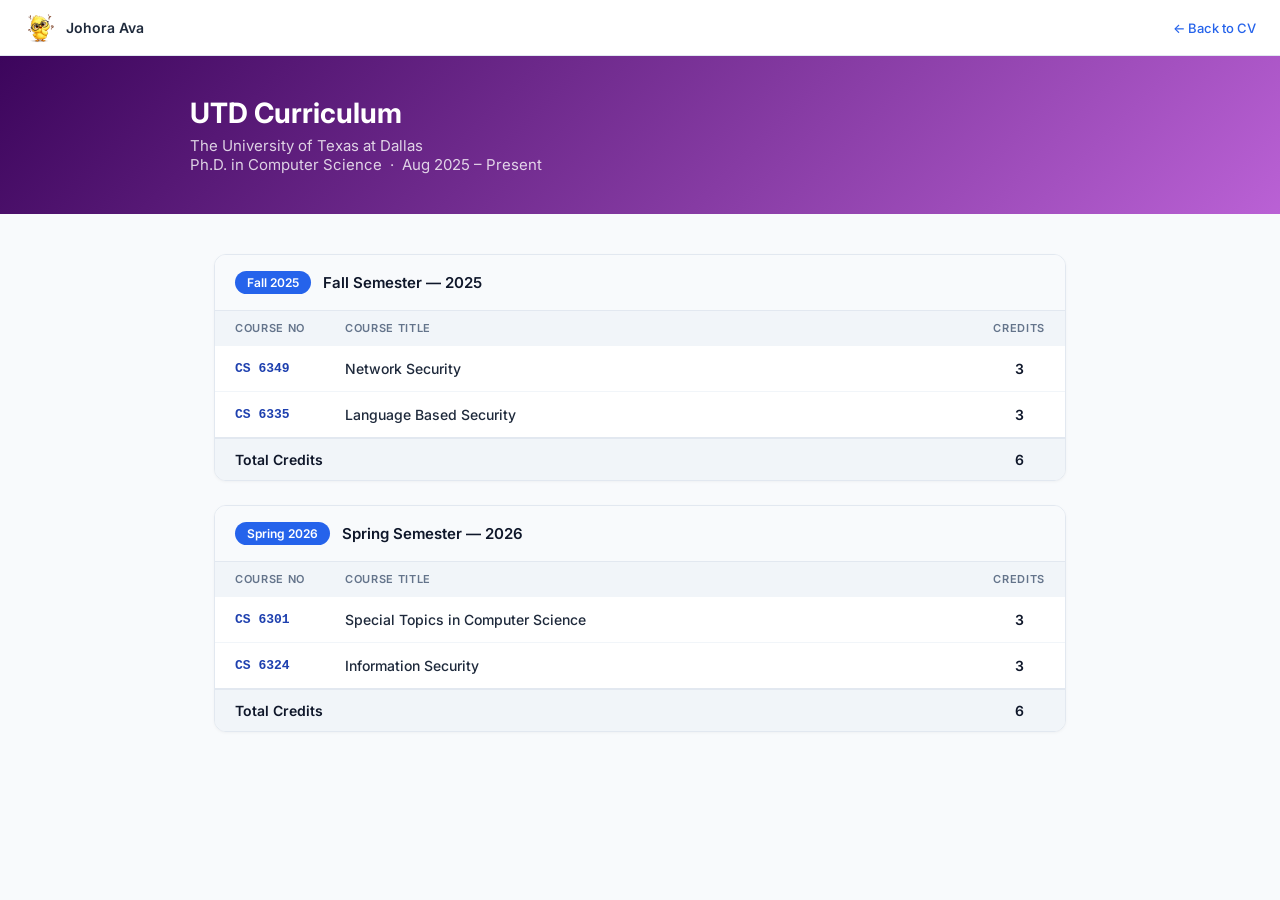
<file: utd-Curriculum.html>
<!DOCTYPE html>
<html lang="en">
<head>
  <meta charset="UTF-8" />
  <meta name="viewport" content="width=device-width, initial-scale=1.0" />
  <title>Graduate Courses — Fatema Tuj Johora</title>
  <link rel="icon" href="/img/chick-logo.png" />
  <link rel="preconnect" href="https://fonts.googleapis.com" />
  <link href="https://fonts.googleapis.com/css2?family=Inter:wght@300;400;500;600;700&display=swap" rel="stylesheet" />
  <style>
    *, *::before, *::after { box-sizing: border-box; margin: 0; padding: 0; }
    body { font-family: 'Inter', system-ui, sans-serif; background: #f8fafc; color: #1e293b; min-height: 100vh; }

    .topbar {
      background: #fff; border-bottom: 1px solid #e2e8f0;
      padding: 0 1.5rem; height: 56px;
      display: flex; align-items: center; justify-content: space-between;
      position: sticky; top: 0; z-index: 10;
    }
    .topbar-brand { display: flex; align-items: center; gap: 0.625rem; text-decoration: none; }
    .topbar-brand img { width: 32px; height: 32px; border-radius: 50%; object-fit: cover; }
    .topbar-brand span { font-weight: 600; font-size: 0.875rem; color: #1e293b; }
    .back-link { display: inline-flex; align-items: center; gap: 0.375rem; font-size: 0.8125rem; font-weight: 500; color: #2563eb; text-decoration: none; }
    .back-link:hover { text-decoration: underline; }

    .page-header { background: linear-gradient(135deg, #3c055c 0%, #ba61d5 100%); color: #fff; padding: 2.5rem 1.5rem; }
    .page-header-inner { max-width: 900px; margin: 0 auto; }
    .page-header h1 { font-size: 1.75rem; font-weight: 700; margin-bottom: 0.375rem; }
    .page-header p { font-size: 0.9375rem; opacity: 0.8; }

    .content { max-width: 900px; margin: 0 auto; padding: 2.5rem 1.5rem 4rem; }

    .semester {
      background: #fff; border-radius: 12px; border: 1px solid #e2e8f0;
      overflow: hidden; margin-bottom: 1.5rem;
      box-shadow: 0 1px 3px rgba(0,0,0,.04);
    }
    .semester-header {
      padding: 1rem 1.25rem; border-bottom: 1px solid #e2e8f0;
      display: flex; align-items: center; gap: 0.75rem; background: #f8fafc;
    }
    .semester-badge { background: #2563eb; color: #fff; font-size: 0.75rem; font-weight: 600; padding: 0.25rem 0.75rem; border-radius: 999px; }
    .semester-header h2 { font-size: 0.9375rem; font-weight: 600; color: #0f172a; }

    table { width: 100%; border-collapse: collapse; }
    thead th { background: #f1f5f9; font-size: 0.6875rem; font-weight: 600; text-transform: uppercase; letter-spacing: 0.06em; color: #64748b; padding: 0.625rem 1.25rem; text-align: left; }
    thead th:last-child { text-align: center; }
    tbody tr { border-top: 1px solid #f1f5f9; transition: background 0.15s; }
    tbody tr:hover { background: #f8fafc; }
    tbody td { padding: 0.875rem 1.25rem; font-size: 0.875rem; color: #334155; vertical-align: middle; }
    .course-code { font-family: 'Courier New', monospace; font-size: 0.8125rem; font-weight: 600; color: #1e40af; white-space: nowrap; }
    .course-link { color: #1e293b; text-decoration: none; font-weight: 500; }
    .course-link:hover { color: #2563eb; text-decoration: underline; }
    .credit { text-align: center; font-weight: 600; color: #0f172a; }
    .total-row td { padding: 0.75rem 1.25rem; font-size: 0.875rem; background: #f1f5f9; font-weight: 600; color: #0f172a; border-top: 2px solid #e2e8f0; }
    .total-row td:last-child { text-align: center; }
  </style>
</head>
<body>

  <header class="topbar">
    <a href="/" class="topbar-brand">
      <img src="/img/chick-logo.png" alt="JA" />
      <span>Johora Ava</span>
    </a>
    <a href="/#cv" class="back-link">← Back to CV</a>
  </header>

  <div class="page-header">
    <div class="page-header-inner">
      <h1>UTD Curriculum</h1>
      <p>The University of Texas at Dallas</p>
      <p>Ph.D. in Computer Science &nbsp;·&nbsp; Aug 2025 – Present</p>
 <!-- <p>University of Texas at Dallas &nbsp;·&nbsp; Ph.D. in Computer Science &nbsp;·&nbsp; Aug 2025 – Present</p> -->
    </div>
  </div>

  <main class="content">

    <div class="semester">
      <div class="semester-header">
        <span class="semester-badge">Fall 2025</span>
        <h2>Fall Semester — 2025</h2>
      </div>
      <table>
        <thead>
          <tr><th style="width:110px">Course No</th><th>Course Title</th><th style="width:80px">Credits</th></tr>
        </thead>
        <tbody>
          <tr>
            <td class="course-code">CS 6349</td>
            <td><a class="course-link" href="https://personal.utdallas.edu/~kxs028100/netsec/index.htm" target="_blank" rel="noreferrer">Network Security</a></td>
            <td class="credit">3</td>
          </tr>
          <tr>
            <td class="course-code">CS 6335</td>
            <td><a class="course-link" href="https://personal.utdallas.edu/~hamlen/cs6335fa23.html" target="_blank" rel="noreferrer">Language Based Security</a></td>
            <td class="credit">3</td>
          </tr>
          <tr class="total-row"><td colspan="2">Total Credits</td><td>6</td></tr>
        </tbody>
      </table>
    </div>

    <div class="semester">
      <div class="semester-header">
        <span class="semester-badge">Spring 2026</span>
        <h2>Spring Semester — 2026</h2>
      </div>
      <table>
        <thead>
          <tr><th style="width:110px">Course No</th><th>Course Title</th><th style="width:80px">Credits</th></tr>
        </thead>
        <tbody>
          <tr>
            <td class="course-code">CS 6301</td>
            <td><a class="course-link" href="https://catalog.utdallas.edu/2024/graduate/courses/cs6301" target="_blank" rel="noreferrer">Special Topics in Computer Science</a></td>
            <td class="credit">3</td>
          </tr>
          <tr>
            <td class="course-code">CS 6324</td>
            <td><a class="course-link" href="https://catalog.utdallas.edu/2025/graduate/courses/cs6324" target="_blank" rel="noreferrer">Information Security</a></td>
            <td class="credit">3</td>
          </tr>
          <tr class="total-row"><td colspan="2">Total Credits</td><td>6</td></tr>
        </tbody>
      </table>
    </div>

  </main>

</body>
</html>
</file>
<file: assets/index-DYVtIeiz.css>
*,:before,:after{--tw-border-spacing-x: 0;--tw-border-spacing-y: 0;--tw-translate-x: 0;--tw-translate-y: 0;--tw-rotate: 0;--tw-skew-x: 0;--tw-skew-y: 0;--tw-scale-x: 1;--tw-scale-y: 1;--tw-pan-x: ;--tw-pan-y: ;--tw-pinch-zoom: ;--tw-scroll-snap-strictness: proximity;--tw-gradient-from-position: ;--tw-gradient-via-position: ;--tw-gradient-to-position: ;--tw-ordinal: ;--tw-slashed-zero: ;--tw-numeric-figure: ;--tw-numeric-spacing: ;--tw-numeric-fraction: ;--tw-ring-inset: ;--tw-ring-offset-width: 0px;--tw-ring-offset-color: #fff;--tw-ring-color: rgb(59 130 246 / .5);--tw-ring-offset-shadow: 0 0 #0000;--tw-ring-shadow: 0 0 #0000;--tw-shadow: 0 0 #0000;--tw-shadow-colored: 0 0 #0000;--tw-blur: ;--tw-brightness: ;--tw-contrast: ;--tw-grayscale: ;--tw-hue-rotate: ;--tw-invert: ;--tw-saturate: ;--tw-sepia: ;--tw-drop-shadow: ;--tw-backdrop-blur: ;--tw-backdrop-brightness: ;--tw-backdrop-contrast: ;--tw-backdrop-grayscale: ;--tw-backdrop-hue-rotate: ;--tw-backdrop-invert: ;--tw-backdrop-opacity: ;--tw-backdrop-saturate: ;--tw-backdrop-sepia: ;--tw-contain-size: ;--tw-contain-layout: ;--tw-contain-paint: ;--tw-contain-style: }::backdrop{--tw-border-spacing-x: 0;--tw-border-spacing-y: 0;--tw-translate-x: 0;--tw-translate-y: 0;--tw-rotate: 0;--tw-skew-x: 0;--tw-skew-y: 0;--tw-scale-x: 1;--tw-scale-y: 1;--tw-pan-x: ;--tw-pan-y: ;--tw-pinch-zoom: ;--tw-scroll-snap-strictness: proximity;--tw-gradient-from-position: ;--tw-gradient-via-position: ;--tw-gradient-to-position: ;--tw-ordinal: ;--tw-slashed-zero: ;--tw-numeric-figure: ;--tw-numeric-spacing: ;--tw-numeric-fraction: ;--tw-ring-inset: ;--tw-ring-offset-width: 0px;--tw-ring-offset-color: #fff;--tw-ring-color: rgb(59 130 246 / .5);--tw-ring-offset-shadow: 0 0 #0000;--tw-ring-shadow: 0 0 #0000;--tw-shadow: 0 0 #0000;--tw-shadow-colored: 0 0 #0000;--tw-blur: ;--tw-brightness: ;--tw-contrast: ;--tw-grayscale: ;--tw-hue-rotate: ;--tw-invert: ;--tw-saturate: ;--tw-sepia: ;--tw-drop-shadow: ;--tw-backdrop-blur: ;--tw-backdrop-brightness: ;--tw-backdrop-contrast: ;--tw-backdrop-grayscale: ;--tw-backdrop-hue-rotate: ;--tw-backdrop-invert: ;--tw-backdrop-opacity: ;--tw-backdrop-saturate: ;--tw-backdrop-sepia: ;--tw-contain-size: ;--tw-contain-layout: ;--tw-contain-paint: ;--tw-contain-style: }*,:before,:after{box-sizing:border-box;border-width:0;border-style:solid;border-color:#e5e7eb}:before,:after{--tw-content: ""}html,:host{line-height:1.5;-webkit-text-size-adjust:100%;-moz-tab-size:4;-o-tab-size:4;tab-size:4;font-family:Inter,system-ui,sans-serif;font-feature-settings:normal;font-variation-settings:normal;-webkit-tap-highlight-color:transparent}body{margin:0;line-height:inherit}hr{height:0;color:inherit;border-top-width:1px}abbr:where([title]){-webkit-text-decoration:underline dotted;text-decoration:underline dotted}h1,h2,h3,h4,h5,h6{font-size:inherit;font-weight:inherit}a{color:inherit;text-decoration:inherit}b,strong{font-weight:bolder}code,kbd,samp,pre{font-family:ui-monospace,SFMono-Regular,Menlo,Monaco,Consolas,Liberation Mono,Courier New,monospace;font-feature-settings:normal;font-variation-settings:normal;font-size:1em}small{font-size:80%}sub,sup{font-size:75%;line-height:0;position:relative;vertical-align:baseline}sub{bottom:-.25em}sup{top:-.5em}table{text-indent:0;border-color:inherit;border-collapse:collapse}button,input,optgroup,select,textarea{font-family:inherit;font-feature-settings:inherit;font-variation-settings:inherit;font-size:100%;font-weight:inherit;line-height:inherit;letter-spacing:inherit;color:inherit;margin:0;padding:0}button,select{text-transform:none}button,input:where([type=button]),input:where([type=reset]),input:where([type=submit]){-webkit-appearance:button;background-color:transparent;background-image:none}:-moz-focusring{outline:auto}:-moz-ui-invalid{box-shadow:none}progress{vertical-align:baseline}::-webkit-inner-spin-button,::-webkit-outer-spin-button{height:auto}[type=search]{-webkit-appearance:textfield;outline-offset:-2px}::-webkit-search-decoration{-webkit-appearance:none}::-webkit-file-upload-button{-webkit-appearance:button;font:inherit}summary{display:list-item}blockquote,dl,dd,h1,h2,h3,h4,h5,h6,hr,figure,p,pre{margin:0}fieldset{margin:0;padding:0}legend{padding:0}ol,ul,menu{list-style:none;margin:0;padding:0}dialog{padding:0}textarea{resize:vertical}input::-moz-placeholder,textarea::-moz-placeholder{opacity:1;color:#9ca3af}input::placeholder,textarea::placeholder{opacity:1;color:#9ca3af}button,[role=button]{cursor:pointer}:disabled{cursor:default}img,svg,video,canvas,audio,iframe,embed,object{display:block;vertical-align:middle}img,video{max-width:100%;height:auto}[hidden]:where(:not([hidden=until-found])){display:none}html{scroll-behavior:smooth;font-family:Inter,system-ui,sans-serif}::-webkit-scrollbar{width:6px}::-webkit-scrollbar-track{background:#f1f5f9}::-webkit-scrollbar-thumb{background:#94a3b8;border-radius:3px}.section-title{margin-bottom:.75rem;font-size:1.875rem;line-height:2.25rem;font-weight:700;--tw-text-opacity: 1;color:rgb(30 41 59 / var(--tw-text-opacity, 1))}.section-accent-line{height:.25rem;width:3.5rem;border-radius:9999px;--tw-bg-opacity: 1;background-color:rgb(37 99 235 / var(--tw-bg-opacity, 1))}.card{border-radius:.75rem;border-width:1px;--tw-border-opacity: 1;border-color:rgb(241 245 249 / var(--tw-border-opacity, 1));--tw-bg-opacity: 1;background-color:rgb(255 255 255 / var(--tw-bg-opacity, 1));--tw-shadow: 0 1px 2px 0 rgb(0 0 0 / .05);--tw-shadow-colored: 0 1px 2px 0 var(--tw-shadow-color);box-shadow:var(--tw-ring-offset-shadow, 0 0 #0000),var(--tw-ring-shadow, 0 0 #0000),var(--tw-shadow);transition-property:box-shadow;transition-timing-function:cubic-bezier(.4,0,.2,1);transition-duration:.2s}.card:hover{--tw-shadow: 0 4px 6px -1px rgb(0 0 0 / .1), 0 2px 4px -2px rgb(0 0 0 / .1);--tw-shadow-colored: 0 4px 6px -1px var(--tw-shadow-color), 0 2px 4px -2px var(--tw-shadow-color);box-shadow:var(--tw-ring-offset-shadow, 0 0 #0000),var(--tw-ring-shadow, 0 0 #0000),var(--tw-shadow)}.tag{border-radius:9999px;--tw-bg-opacity: 1;background-color:rgb(239 246 255 / var(--tw-bg-opacity, 1));padding:.25rem .75rem;font-size:.75rem;line-height:1rem;font-weight:500;--tw-text-opacity: 1;color:rgb(29 78 216 / var(--tw-text-opacity, 1))}.btn-primary{border-radius:.5rem;--tw-bg-opacity: 1;background-color:rgb(37 99 235 / var(--tw-bg-opacity, 1));padding:.625rem 1.25rem;font-size:.875rem;line-height:1.25rem;font-weight:500;--tw-text-opacity: 1;color:rgb(255 255 255 / var(--tw-text-opacity, 1));transition-property:color,background-color,border-color,text-decoration-color,fill,stroke;transition-timing-function:cubic-bezier(.4,0,.2,1);transition-duration:.2s}.btn-primary:hover{--tw-bg-opacity: 1;background-color:rgb(29 78 216 / var(--tw-bg-opacity, 1))}.btn-outline{border-radius:.5rem;border-width:1px;border-color:#fff6;padding:.625rem 1.25rem;font-size:.875rem;line-height:1.25rem;font-weight:500;--tw-text-opacity: 1;color:rgb(255 255 255 / var(--tw-text-opacity, 1));transition-property:color,background-color,border-color,text-decoration-color,fill,stroke;transition-timing-function:cubic-bezier(.4,0,.2,1);transition-duration:.2s}.btn-outline:hover{background-color:#fff3}.fixed{position:fixed}.absolute{position:absolute}.relative{position:relative}.inset-0{top:0;right:0;bottom:0;left:0}.-left-\[9px\]{left:-9px}.bottom-8{bottom:2rem}.left-1\/2{left:50%}.top-0{top:0}.z-10{z-index:10}.z-50{z-index:50}.mx-auto{margin-left:auto;margin-right:auto}.mb-1{margin-bottom:.25rem}.mb-10{margin-bottom:2.5rem}.mb-12{margin-bottom:3rem}.mb-2{margin-bottom:.5rem}.mb-3{margin-bottom:.75rem}.mb-4{margin-bottom:1rem}.mb-5{margin-bottom:1.25rem}.mb-6{margin-bottom:1.5rem}.mb-7{margin-bottom:1.75rem}.mb-8{margin-bottom:2rem}.mb-\[-2rem\]{margin-bottom:-2rem}.mt-0\.5{margin-top:.125rem}.mt-1{margin-top:.25rem}.mt-10{margin-top:2.5rem}.mt-12{margin-top:3rem}.mt-2{margin-top:.5rem}.mt-3{margin-top:.75rem}.mt-4{margin-top:1rem}.mt-6{margin-top:1.5rem}.mt-8{margin-top:2rem}.inline-block{display:inline-block}.flex{display:flex}.inline-flex{display:inline-flex}.grid{display:grid}.h-10{height:2.5rem}.h-16{height:4rem}.h-3{height:.75rem}.h-32{height:8rem}.h-36{height:9rem}.h-4{height:1rem}.h-48{height:12rem}.h-5{height:1.25rem}.h-6{height:1.5rem}.h-7{height:1.75rem}.h-8{height:2rem}.min-h-screen{min-height:100vh}.w-10{width:2.5rem}.w-16{width:4rem}.w-3{width:.75rem}.w-32{width:8rem}.w-36{width:9rem}.w-4{width:1rem}.w-48{width:12rem}.w-5{width:1.25rem}.w-6{width:1.5rem}.w-7{width:1.75rem}.w-8{width:2rem}.w-auto{width:auto}.w-full{width:100%}.min-w-0{min-width:0px}.max-w-2xl{max-width:42rem}.max-w-3xl{max-width:48rem}.max-w-6xl{max-width:72rem}.max-w-7xl{max-width:80rem}.max-w-sm{max-width:24rem}.flex-1{flex:1 1 0%}.flex-shrink-0,.shrink-0{flex-shrink:0}.-translate-x-1\/2{--tw-translate-x: -50%;transform:translate(var(--tw-translate-x),var(--tw-translate-y)) rotate(var(--tw-rotate)) skew(var(--tw-skew-x)) skewY(var(--tw-skew-y)) scaleX(var(--tw-scale-x)) scaleY(var(--tw-scale-y))}@keyframes bounce{0%,to{transform:translateY(-25%);animation-timing-function:cubic-bezier(.8,0,1,1)}50%{transform:none;animation-timing-function:cubic-bezier(0,0,.2,1)}}.animate-bounce{animation:bounce 1s infinite}.cursor-pointer{cursor:pointer}.list-none{list-style-type:none}.grid-cols-2{grid-template-columns:repeat(2,minmax(0,1fr))}.flex-col{flex-direction:column}.flex-wrap{flex-wrap:wrap}.items-start{align-items:flex-start}.items-end{align-items:flex-end}.items-center{align-items:center}.justify-center{justify-content:center}.justify-between{justify-content:space-between}.gap-0{gap:0px}.gap-1{gap:.25rem}.gap-1\.5{gap:.375rem}.gap-12{gap:3rem}.gap-2{gap:.5rem}.gap-2\.5{gap:.625rem}.gap-3{gap:.75rem}.gap-4{gap:1rem}.gap-5{gap:1.25rem}.gap-6{gap:1.5rem}.gap-8{gap:2rem}.gap-x-2{-moz-column-gap:.5rem;column-gap:.5rem}.gap-y-1{row-gap:.25rem}.space-y-0\.5>:not([hidden])~:not([hidden]){--tw-space-y-reverse: 0;margin-top:calc(.125rem * calc(1 - var(--tw-space-y-reverse)));margin-bottom:calc(.125rem * var(--tw-space-y-reverse))}.space-y-1>:not([hidden])~:not([hidden]){--tw-space-y-reverse: 0;margin-top:calc(.25rem * calc(1 - var(--tw-space-y-reverse)));margin-bottom:calc(.25rem * var(--tw-space-y-reverse))}.space-y-12>:not([hidden])~:not([hidden]){--tw-space-y-reverse: 0;margin-top:calc(3rem * calc(1 - var(--tw-space-y-reverse)));margin-bottom:calc(3rem * var(--tw-space-y-reverse))}.space-y-2>:not([hidden])~:not([hidden]){--tw-space-y-reverse: 0;margin-top:calc(.5rem * calc(1 - var(--tw-space-y-reverse)));margin-bottom:calc(.5rem * var(--tw-space-y-reverse))}.space-y-3>:not([hidden])~:not([hidden]){--tw-space-y-reverse: 0;margin-top:calc(.75rem * calc(1 - var(--tw-space-y-reverse)));margin-bottom:calc(.75rem * var(--tw-space-y-reverse))}.space-y-4>:not([hidden])~:not([hidden]){--tw-space-y-reverse: 0;margin-top:calc(1rem * calc(1 - var(--tw-space-y-reverse)));margin-bottom:calc(1rem * var(--tw-space-y-reverse))}.overflow-x-auto{overflow-x:auto}.whitespace-nowrap{white-space:nowrap}.break-all{word-break:break-all}.rounded-2xl{border-radius:1rem}.rounded-full{border-radius:9999px}.rounded-lg{border-radius:.5rem}.rounded-xl{border-radius:.75rem}.border{border-width:1px}.border-2{border-width:2px}.border-4{border-width:4px}.border-\[3px\]{border-width:3px}.border-b{border-bottom-width:1px}.border-l-2{border-left-width:2px}.border-t{border-top-width:1px}.border-purple-200{--tw-border-opacity: 1;border-color:rgb(233 213 255 / var(--tw-border-opacity, 1))}.border-slate-100{--tw-border-opacity: 1;border-color:rgb(241 245 249 / var(--tw-border-opacity, 1))}.border-slate-200{--tw-border-opacity: 1;border-color:rgb(226 232 240 / var(--tw-border-opacity, 1))}.border-slate-800{--tw-border-opacity: 1;border-color:rgb(30 41 59 / var(--tw-border-opacity, 1))}.border-white{--tw-border-opacity: 1;border-color:rgb(255 255 255 / var(--tw-border-opacity, 1))}.border-white\/20{border-color:#fff3}.border-white\/80{border-color:#fffc}.bg-amber-50{--tw-bg-opacity: 1;background-color:rgb(255 251 235 / var(--tw-bg-opacity, 1))}.bg-blue-50{--tw-bg-opacity: 1;background-color:rgb(239 246 255 / var(--tw-bg-opacity, 1))}.bg-blue-600{--tw-bg-opacity: 1;background-color:rgb(37 99 235 / var(--tw-bg-opacity, 1))}.bg-green-50{--tw-bg-opacity: 1;background-color:rgb(240 253 244 / var(--tw-bg-opacity, 1))}.bg-purple-100{--tw-bg-opacity: 1;background-color:rgb(243 232 255 / var(--tw-bg-opacity, 1))}.bg-purple-50{--tw-bg-opacity: 1;background-color:rgb(250 245 255 / var(--tw-bg-opacity, 1))}.bg-purple-500{--tw-bg-opacity: 1;background-color:rgb(168 85 247 / var(--tw-bg-opacity, 1))}.bg-slate-100{--tw-bg-opacity: 1;background-color:rgb(241 245 249 / var(--tw-bg-opacity, 1))}.bg-slate-50{--tw-bg-opacity: 1;background-color:rgb(248 250 252 / var(--tw-bg-opacity, 1))}.bg-slate-900{--tw-bg-opacity: 1;background-color:rgb(15 23 42 / var(--tw-bg-opacity, 1))}.bg-white{--tw-bg-opacity: 1;background-color:rgb(255 255 255 / var(--tw-bg-opacity, 1))}.bg-white\/10{background-color:#ffffff1a}.bg-gradient-to-b{background-image:linear-gradient(to bottom,var(--tw-gradient-stops))}.from-slate-900\/75{--tw-gradient-from: rgb(15 23 42 / .75) var(--tw-gradient-from-position);--tw-gradient-to: rgb(15 23 42 / 0) var(--tw-gradient-to-position);--tw-gradient-stops: var(--tw-gradient-from), var(--tw-gradient-to)}.via-slate-900\/65{--tw-gradient-to: rgb(15 23 42 / 0) var(--tw-gradient-to-position);--tw-gradient-stops: var(--tw-gradient-from), rgb(15 23 42 / .65) var(--tw-gradient-via-position), var(--tw-gradient-to)}.to-slate-900\/85{--tw-gradient-to: rgb(15 23 42 / .85) var(--tw-gradient-to-position)}.bg-cover{background-size:cover}.bg-center{background-position:center}.bg-no-repeat{background-repeat:no-repeat}.object-contain{-o-object-fit:contain;object-fit:contain}.object-cover{-o-object-fit:cover;object-fit:cover}.p-1\.5{padding:.375rem}.p-5{padding:1.25rem}.p-6{padding:1.5rem}.px-2\.5{padding-left:.625rem;padding-right:.625rem}.px-3{padding-left:.75rem;padding-right:.75rem}.px-4{padding-left:1rem;padding-right:1rem}.px-5{padding-left:1.25rem;padding-right:1.25rem}.py-0\.5{padding-top:.125rem;padding-bottom:.125rem}.py-1{padding-top:.25rem;padding-bottom:.25rem}.py-1\.5{padding-top:.375rem;padding-bottom:.375rem}.py-14{padding-top:3.5rem;padding-bottom:3.5rem}.py-16{padding-top:4rem;padding-bottom:4rem}.py-2{padding-top:.5rem;padding-bottom:.5rem}.py-2\.5{padding-top:.625rem;padding-bottom:.625rem}.py-20{padding-top:5rem;padding-bottom:5rem}.py-24{padding-top:6rem;padding-bottom:6rem}.py-32{padding-top:8rem;padding-bottom:8rem}.py-4{padding-top:1rem;padding-bottom:1rem}.pb-16{padding-bottom:4rem}.pb-2{padding-bottom:.5rem}.pb-6{padding-bottom:1.5rem}.pb-8{padding-bottom:2rem}.pl-6{padding-left:1.5rem}.pt-1{padding-top:.25rem}.pt-14{padding-top:3.5rem}.pt-24{padding-top:6rem}.pt-3{padding-top:.75rem}.pt-8{padding-top:2rem}.text-left{text-align:left}.text-center{text-align:center}.text-2xl{font-size:1.5rem;line-height:2rem}.text-3xl{font-size:1.875rem;line-height:2.25rem}.text-4xl{font-size:2.25rem;line-height:2.5rem}.text-base{font-size:1rem;line-height:1.5rem}.text-lg{font-size:1.125rem;line-height:1.75rem}.text-sm{font-size:.875rem;line-height:1.25rem}.text-xl{font-size:1.25rem;line-height:1.75rem}.text-xs{font-size:.75rem;line-height:1rem}.font-black{font-weight:900}.font-bold{font-weight:700}.font-light{font-weight:300}.font-medium{font-weight:500}.font-semibold{font-weight:600}.uppercase{text-transform:uppercase}.capitalize{text-transform:capitalize}.italic{font-style:italic}.leading-relaxed{line-height:1.625}.leading-snug{line-height:1.375}.leading-tight{line-height:1.25}.tracking-tight{letter-spacing:-.025em}.tracking-wide{letter-spacing:.025em}.tracking-widest{letter-spacing:.1em}.text-amber-600{--tw-text-opacity: 1;color:rgb(217 119 6 / var(--tw-text-opacity, 1))}.text-blue-300{--tw-text-opacity: 1;color:rgb(147 197 253 / var(--tw-text-opacity, 1))}.text-blue-400{--tw-text-opacity: 1;color:rgb(96 165 250 / var(--tw-text-opacity, 1))}.text-blue-500{--tw-text-opacity: 1;color:rgb(59 130 246 / var(--tw-text-opacity, 1))}.text-blue-600{--tw-text-opacity: 1;color:rgb(37 99 235 / var(--tw-text-opacity, 1))}.text-blue-700{--tw-text-opacity: 1;color:rgb(29 78 216 / var(--tw-text-opacity, 1))}.text-green-600{--tw-text-opacity: 1;color:rgb(22 163 74 / var(--tw-text-opacity, 1))}.text-purple-500{--tw-text-opacity: 1;color:rgb(168 85 247 / var(--tw-text-opacity, 1))}.text-purple-600{--tw-text-opacity: 1;color:rgb(147 51 234 / var(--tw-text-opacity, 1))}.text-purple-700{--tw-text-opacity: 1;color:rgb(126 34 206 / var(--tw-text-opacity, 1))}.text-slate-200{--tw-text-opacity: 1;color:rgb(226 232 240 / var(--tw-text-opacity, 1))}.text-slate-300{--tw-text-opacity: 1;color:rgb(203 213 225 / var(--tw-text-opacity, 1))}.text-slate-400{--tw-text-opacity: 1;color:rgb(148 163 184 / var(--tw-text-opacity, 1))}.text-slate-500{--tw-text-opacity: 1;color:rgb(100 116 139 / var(--tw-text-opacity, 1))}.text-slate-600{--tw-text-opacity: 1;color:rgb(71 85 105 / var(--tw-text-opacity, 1))}.text-slate-700{--tw-text-opacity: 1;color:rgb(51 65 85 / var(--tw-text-opacity, 1))}.text-slate-800{--tw-text-opacity: 1;color:rgb(30 41 59 / var(--tw-text-opacity, 1))}.text-white{--tw-text-opacity: 1;color:rgb(255 255 255 / var(--tw-text-opacity, 1))}.text-white\/40{color:#fff6}.opacity-60{opacity:.6}.shadow{--tw-shadow: 0 1px 3px 0 rgb(0 0 0 / .1), 0 1px 2px -1px rgb(0 0 0 / .1);--tw-shadow-colored: 0 1px 3px 0 var(--tw-shadow-color), 0 1px 2px -1px var(--tw-shadow-color);box-shadow:var(--tw-ring-offset-shadow, 0 0 #0000),var(--tw-ring-shadow, 0 0 #0000),var(--tw-shadow)}.shadow-2xl{--tw-shadow: 0 25px 50px -12px rgb(0 0 0 / .25);--tw-shadow-colored: 0 25px 50px -12px var(--tw-shadow-color);box-shadow:var(--tw-ring-offset-shadow, 0 0 #0000),var(--tw-ring-shadow, 0 0 #0000),var(--tw-shadow)}.shadow-lg{--tw-shadow: 0 10px 15px -3px rgb(0 0 0 / .1), 0 4px 6px -4px rgb(0 0 0 / .1);--tw-shadow-colored: 0 10px 15px -3px var(--tw-shadow-color), 0 4px 6px -4px var(--tw-shadow-color);box-shadow:var(--tw-ring-offset-shadow, 0 0 #0000),var(--tw-ring-shadow, 0 0 #0000),var(--tw-shadow)}.shadow-md{--tw-shadow: 0 4px 6px -1px rgb(0 0 0 / .1), 0 2px 4px -2px rgb(0 0 0 / .1);--tw-shadow-colored: 0 4px 6px -1px var(--tw-shadow-color), 0 2px 4px -2px var(--tw-shadow-color);box-shadow:var(--tw-ring-offset-shadow, 0 0 #0000),var(--tw-ring-shadow, 0 0 #0000),var(--tw-shadow)}.shadow-sm{--tw-shadow: 0 1px 2px 0 rgb(0 0 0 / .05);--tw-shadow-colored: 0 1px 2px 0 var(--tw-shadow-color);box-shadow:var(--tw-ring-offset-shadow, 0 0 #0000),var(--tw-ring-shadow, 0 0 #0000),var(--tw-shadow)}.shadow-xl{--tw-shadow: 0 20px 25px -5px rgb(0 0 0 / .1), 0 8px 10px -6px rgb(0 0 0 / .1);--tw-shadow-colored: 0 20px 25px -5px var(--tw-shadow-color), 0 8px 10px -6px var(--tw-shadow-color);box-shadow:var(--tw-ring-offset-shadow, 0 0 #0000),var(--tw-ring-shadow, 0 0 #0000),var(--tw-shadow)}.ring-1{--tw-ring-offset-shadow: var(--tw-ring-inset) 0 0 0 var(--tw-ring-offset-width) var(--tw-ring-offset-color);--tw-ring-shadow: var(--tw-ring-inset) 0 0 0 calc(1px + var(--tw-ring-offset-width)) var(--tw-ring-color);box-shadow:var(--tw-ring-offset-shadow),var(--tw-ring-shadow),var(--tw-shadow, 0 0 #0000)}.ring-2{--tw-ring-offset-shadow: var(--tw-ring-inset) 0 0 0 var(--tw-ring-offset-width) var(--tw-ring-offset-color);--tw-ring-shadow: var(--tw-ring-inset) 0 0 0 calc(2px + var(--tw-ring-offset-width)) var(--tw-ring-color);box-shadow:var(--tw-ring-offset-shadow),var(--tw-ring-shadow),var(--tw-shadow, 0 0 #0000)}.ring-4{--tw-ring-offset-shadow: var(--tw-ring-inset) 0 0 0 var(--tw-ring-offset-width) var(--tw-ring-offset-color);--tw-ring-shadow: var(--tw-ring-inset) 0 0 0 calc(4px + var(--tw-ring-offset-width)) var(--tw-ring-color);box-shadow:var(--tw-ring-offset-shadow),var(--tw-ring-shadow),var(--tw-shadow, 0 0 #0000)}.ring-blue-100{--tw-ring-opacity: 1;--tw-ring-color: rgb(219 234 254 / var(--tw-ring-opacity, 1))}.ring-blue-400\/60{--tw-ring-color: rgb(96 165 250 / .6)}.ring-slate-600{--tw-ring-opacity: 1;--tw-ring-color: rgb(71 85 105 / var(--tw-ring-opacity, 1))}.brightness-0{--tw-brightness: brightness(0);filter:var(--tw-blur) var(--tw-brightness) var(--tw-contrast) var(--tw-grayscale) var(--tw-hue-rotate) var(--tw-invert) var(--tw-saturate) var(--tw-sepia) var(--tw-drop-shadow)}.invert{--tw-invert: invert(100%);filter:var(--tw-blur) var(--tw-brightness) var(--tw-contrast) var(--tw-grayscale) var(--tw-hue-rotate) var(--tw-invert) var(--tw-saturate) var(--tw-sepia) var(--tw-drop-shadow)}.saturate-150{--tw-saturate: saturate(1.5);filter:var(--tw-blur) var(--tw-brightness) var(--tw-contrast) var(--tw-grayscale) var(--tw-hue-rotate) var(--tw-invert) var(--tw-saturate) var(--tw-sepia) var(--tw-drop-shadow)}.filter{filter:var(--tw-blur) var(--tw-brightness) var(--tw-contrast) var(--tw-grayscale) var(--tw-hue-rotate) var(--tw-invert) var(--tw-saturate) var(--tw-sepia) var(--tw-drop-shadow)}.transition-all{transition-property:all;transition-timing-function:cubic-bezier(.4,0,.2,1);transition-duration:.15s}.transition-colors{transition-property:color,background-color,border-color,text-decoration-color,fill,stroke;transition-timing-function:cubic-bezier(.4,0,.2,1);transition-duration:.15s}.transition-opacity{transition-property:opacity;transition-timing-function:cubic-bezier(.4,0,.2,1);transition-duration:.15s}.transition-shadow{transition-property:box-shadow;transition-timing-function:cubic-bezier(.4,0,.2,1);transition-duration:.15s}.duration-200{transition-duration:.2s}.last\:border-transparent:last-child{border-color:transparent}.last\:pb-0:last-child{padding-bottom:0}.hover\:scale-110:hover{--tw-scale-x: 1.1;--tw-scale-y: 1.1;transform:translate(var(--tw-translate-x),var(--tw-translate-y)) rotate(var(--tw-rotate)) skew(var(--tw-skew-x)) skewY(var(--tw-skew-y)) scaleX(var(--tw-scale-x)) scaleY(var(--tw-scale-y))}.hover\:border-blue-600:hover{--tw-border-opacity: 1;border-color:rgb(37 99 235 / var(--tw-border-opacity, 1))}.hover\:bg-blue-600:hover{--tw-bg-opacity: 1;background-color:rgb(37 99 235 / var(--tw-bg-opacity, 1))}.hover\:bg-blue-700:hover{--tw-bg-opacity: 1;background-color:rgb(29 78 216 / var(--tw-bg-opacity, 1))}.hover\:bg-purple-200:hover{--tw-bg-opacity: 1;background-color:rgb(233 213 255 / var(--tw-bg-opacity, 1))}.hover\:text-blue-300:hover{--tw-text-opacity: 1;color:rgb(147 197 253 / var(--tw-text-opacity, 1))}.hover\:text-blue-400:hover{--tw-text-opacity: 1;color:rgb(96 165 250 / var(--tw-text-opacity, 1))}.hover\:text-blue-500:hover{--tw-text-opacity: 1;color:rgb(59 130 246 / var(--tw-text-opacity, 1))}.hover\:text-blue-700:hover{--tw-text-opacity: 1;color:rgb(29 78 216 / var(--tw-text-opacity, 1))}.hover\:text-slate-600:hover{--tw-text-opacity: 1;color:rgb(71 85 105 / var(--tw-text-opacity, 1))}.hover\:text-white:hover{--tw-text-opacity: 1;color:rgb(255 255 255 / var(--tw-text-opacity, 1))}.hover\:underline:hover{text-decoration-line:underline}.hover\:opacity-100:hover{opacity:1}.hover\:shadow-md:hover{--tw-shadow: 0 4px 6px -1px rgb(0 0 0 / .1), 0 2px 4px -2px rgb(0 0 0 / .1);--tw-shadow-colored: 0 4px 6px -1px var(--tw-shadow-color), 0 2px 4px -2px var(--tw-shadow-color);box-shadow:var(--tw-ring-offset-shadow, 0 0 #0000),var(--tw-ring-shadow, 0 0 #0000),var(--tw-shadow)}.focus\:border-purple-400:focus{--tw-border-opacity: 1;border-color:rgb(192 132 252 / var(--tw-border-opacity, 1))}.focus\:outline-none:focus{outline:2px solid transparent;outline-offset:2px}.focus\:ring-2:focus{--tw-ring-offset-shadow: var(--tw-ring-inset) 0 0 0 var(--tw-ring-offset-width) var(--tw-ring-offset-color);--tw-ring-shadow: var(--tw-ring-inset) 0 0 0 calc(2px + var(--tw-ring-offset-width)) var(--tw-ring-color);box-shadow:var(--tw-ring-offset-shadow),var(--tw-ring-shadow),var(--tw-shadow, 0 0 #0000)}.focus\:ring-purple-300:focus{--tw-ring-opacity: 1;--tw-ring-color: rgb(216 180 254 / var(--tw-ring-opacity, 1))}.group:hover .group-hover\:text-blue-500{--tw-text-opacity: 1;color:rgb(59 130 246 / var(--tw-text-opacity, 1))}.group:hover .group-hover\:text-blue-600{--tw-text-opacity: 1;color:rgb(37 99 235 / var(--tw-text-opacity, 1))}@media (min-width: 640px){.sm\:grid-cols-2{grid-template-columns:repeat(2,minmax(0,1fr))}.sm\:flex-row{flex-direction:row}.sm\:px-6{padding-left:1.5rem;padding-right:1.5rem}}@media (min-width: 768px){.md\:sticky{position:sticky}.md\:top-20{top:5rem}.md\:h-44{height:11rem}.md\:w-44{width:11rem}.md\:w-64{width:16rem}.md\:grid-cols-2{grid-template-columns:repeat(2,minmax(0,1fr))}.md\:flex-row{flex-direction:row}.md\:text-5xl{font-size:3rem;line-height:1}.md\:text-xl{font-size:1.25rem;line-height:1.75rem}}@media (min-width: 1024px){.lg\:grid-cols-3{grid-template-columns:repeat(3,minmax(0,1fr))}.lg\:grid-cols-4{grid-template-columns:repeat(4,minmax(0,1fr))}}
</file>
